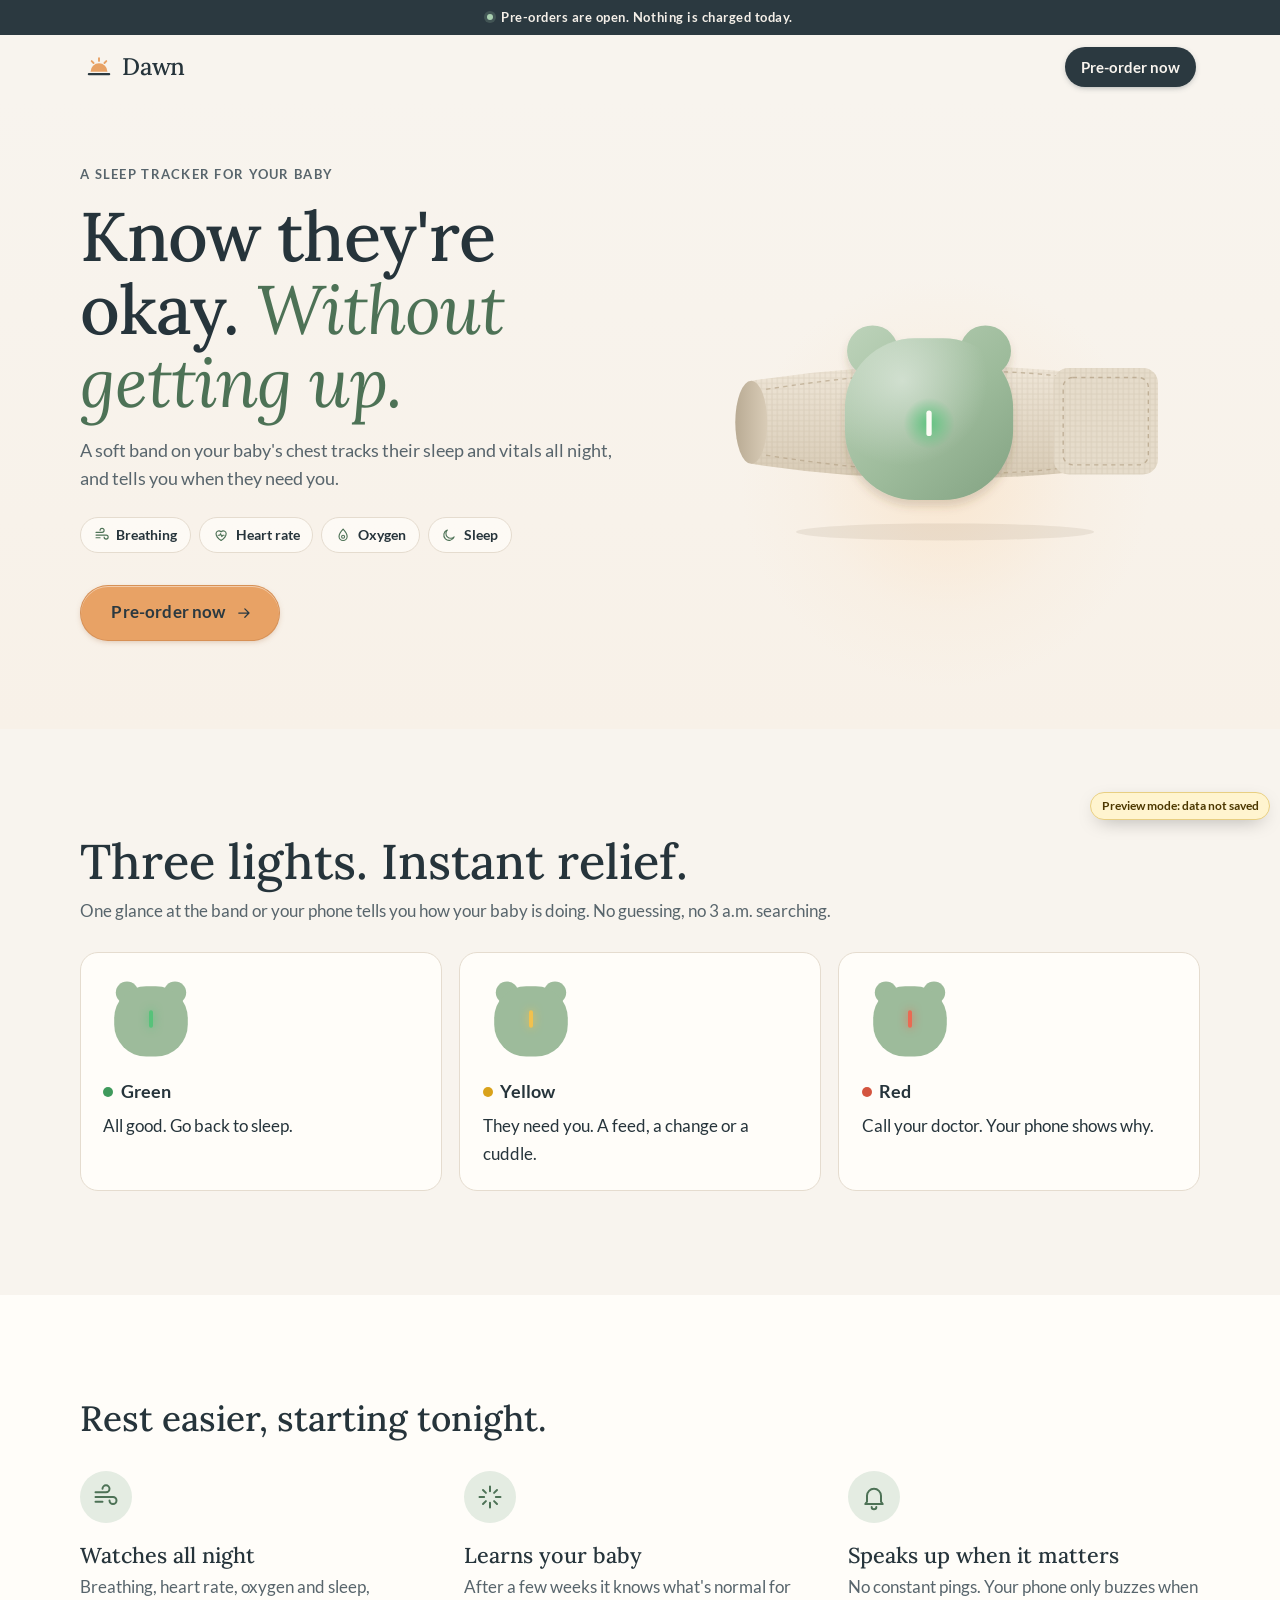
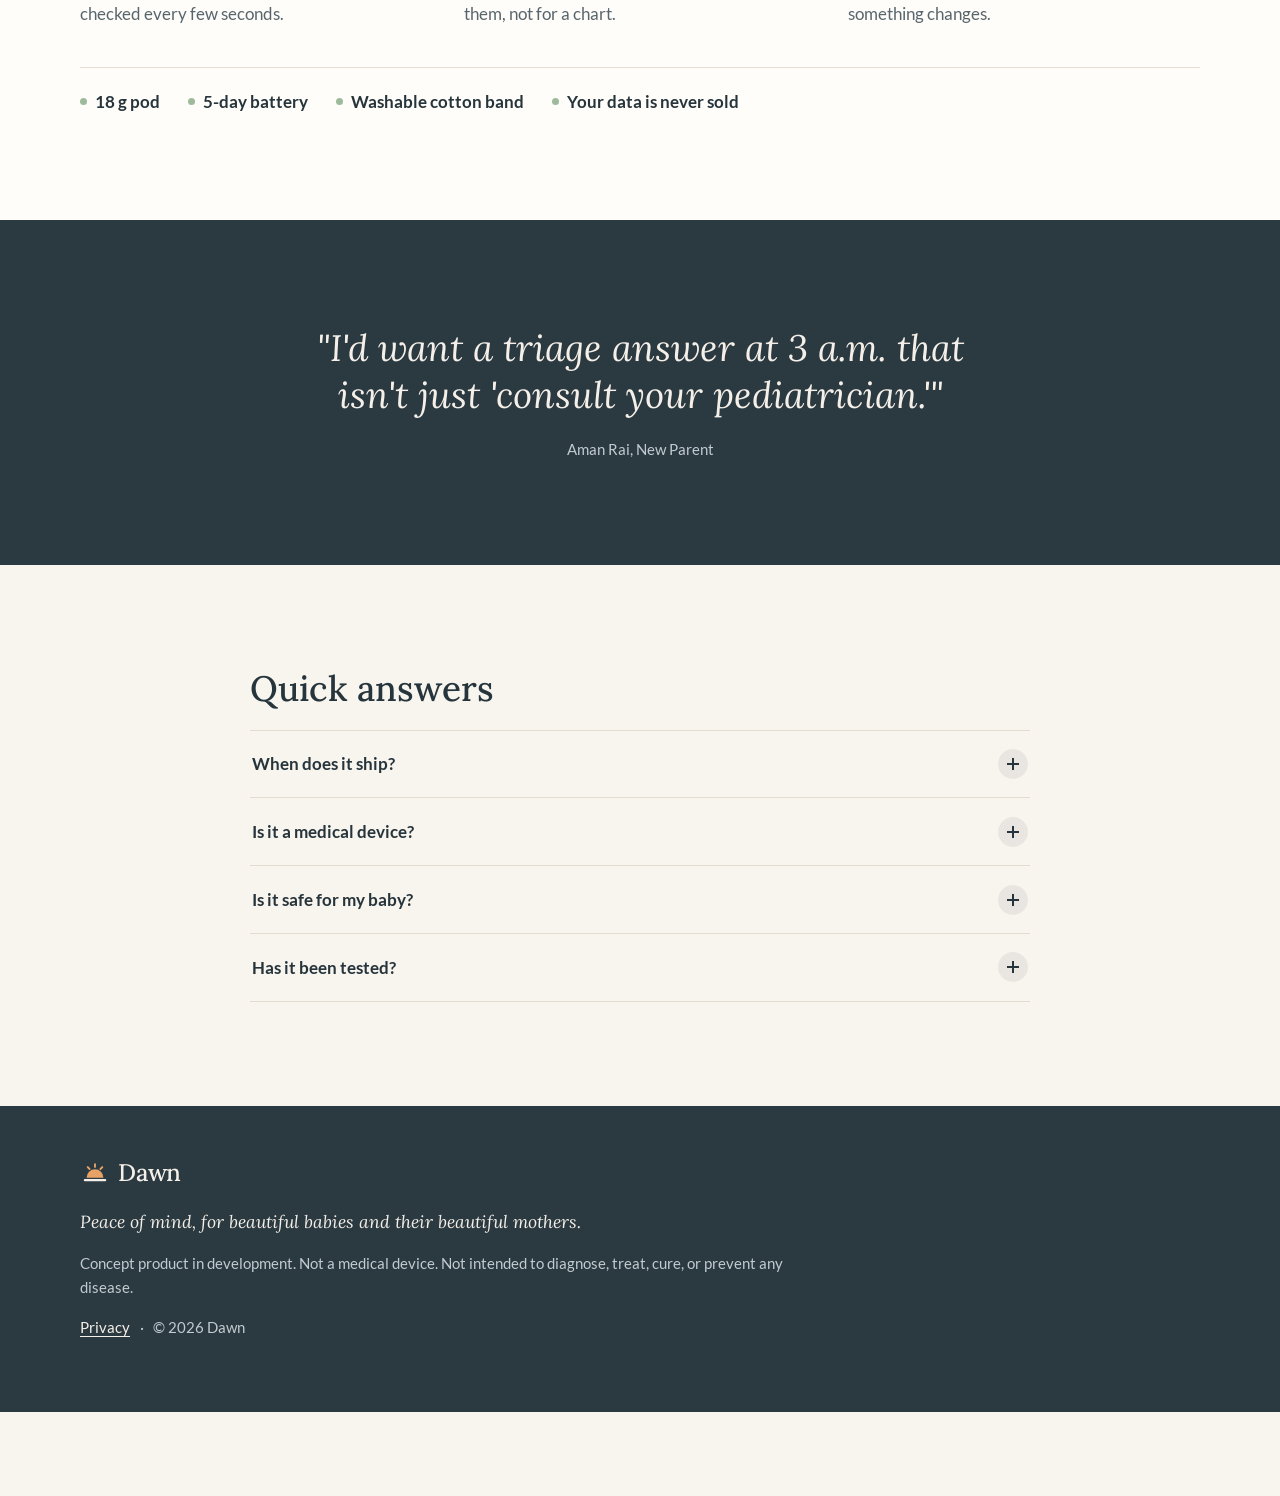
<file: index.html>
<!doctype html>
<html lang="en">
<head>
  <meta charset="utf-8">
  <meta name="viewport" content="width=device-width, initial-scale=1, viewport-fit=cover">
  <title>Dawn · A sleep tracker for your baby</title>
  <meta name="description" content="A soft band on your baby's chest tracks their sleep and vitals all night, and tells you when they need you.">
  <meta name="theme-color" content="#f8f4ee">
  <meta property="og:title" content="Dawn · A sleep tracker for your baby">
  <meta property="og:description" content="Know they're okay, without getting up. One light: green, yellow or red.">
  <meta property="og:type" content="website">
  <link rel="icon" href="data:image/svg+xml,%3Csvg xmlns='http://www.w3.org/2000/svg' viewBox='0 0 32 32'%3E%3Crect width='32' height='32' rx='8' fill='%23f8f4ee'/%3E%3Cpath d='M7 21a9 9 0 0 1 18 0z' fill='%23e4a064'/%3E%3Crect x='4' y='22.5' width='24' height='2.4' rx='1.2' fill='%232b3940'/%3E%3C/svg%3E">
  <link rel="preload" href="fonts/lora-latin-500-normal.woff2" as="font" type="font/woff2" crossorigin>
  <link rel="preload" href="fonts/lato-latin-400-normal.woff2" as="font" type="font/woff2" crossorigin>
  <link rel="stylesheet" href="css/styles.css">
  <script>document.documentElement.classList.add("js");</script>
  <script src="config.js" defer></script>
  <script src="js/brand.js" defer></script>
  <script src="js/preview-backend.js" defer></script>
  <script src="js/track.js" defer></script>
  <script src="js/main.js" defer></script>
</head>
<body>
  <!-- Icon sprite -->
  <svg class="sprite" aria-hidden="true" focusable="false">
    <defs>
      <symbol id="i-breath" viewBox="0 0 24 24"><path d="M3 8h9a3 3 0 1 0-3-3"/><path d="M3 12h15a3 3 0 1 1-3 3"/><path d="M3 16h6"/></symbol>
      <symbol id="i-heart" viewBox="0 0 24 24"><path d="M12 20s-7.5-4.6-7.5-10.2A4.2 4.2 0 0 1 12 7.3a4.2 4.2 0 0 1 7.5 2.5C19.5 15.4 12 20 12 20z"/><path d="M7.5 12.2h2.4l1.3-2.3 1.9 4.3 1.3-2h2.1"/></symbol>
      <symbol id="i-drop" viewBox="0 0 24 24"><path d="M12 3s6 6.3 6 11a6 6 0 0 1-12 0c0-4.7 6-11 6-11z"/><circle cx="12" cy="14.5" r="2.2"/></symbol>
      <symbol id="i-thermo" viewBox="0 0 24 24"><path d="M10 5a2 2 0 0 1 4 0v8.8a4 4 0 1 1-4 0z"/><path d="M12 10v6"/></symbol>
      <symbol id="i-position" viewBox="0 0 24 24"><path d="M19.6 13.2a7.8 7.8 0 1 1-2.2-6.9"/><path d="M19.8 3.8v4.2h-4.2"/><rect x="9.2" y="9.2" width="5.6" height="5.6" rx="2"/></symbol>
      <symbol id="i-moon" viewBox="0 0 24 24"><path d="M19.5 14.6A7.9 7.9 0 1 1 9.4 4.5a6.4 6.4 0 0 0 10.1 10.1z"/></symbol>
      <symbol id="i-activity" viewBox="0 0 24 24"><path d="M3 12h4l3-7 4 14 3-7h4"/></symbol>
      <symbol id="i-sound" viewBox="0 0 24 24"><path d="M4 10v4M8 7v10M12 4v16M16 7v10M20 10v4"/></symbol>
      <symbol id="i-room" viewBox="0 0 24 24"><path d="M3 11l9-7 9 7"/><path d="M5 9.5V20h14V9.5"/><path d="M12 11.5s2.6 2.7 2.6 4.5a2.6 2.6 0 0 1-5.2 0c0-1.8 2.6-4.5 2.6-4.5z"/></symbol>
      <symbol id="i-log" viewBox="0 0 24 24"><rect x="5" y="4.5" width="14" height="16.5" rx="2.2"/><path d="M9 4.5V3h6v1.5"/><path d="M9 10h6M9 13.5h6M9 17h3.5"/></symbol>
      <symbol id="i-band" viewBox="0 0 24 24"><rect x="2.5" y="9" width="19" height="7" rx="3.5"/><path d="M9 7.5a3 3 0 0 1 6 0v9a3 3 0 0 1-6 0z"/></symbol>
      <symbol id="i-phone" viewBox="0 0 24 24"><rect x="7" y="2.8" width="10" height="18.4" rx="2.6"/><path d="M11 18h2"/></symbol>
      <symbol id="i-bell" viewBox="0 0 24 24"><path d="M6 16v-5a6 6 0 0 1 12 0v5l1.5 2h-15z"/><path d="M10 20.5a2 2 0 0 0 4 0"/></symbol>
      <symbol id="i-arrow" viewBox="0 0 24 24"><path d="M5 12h13M13 6.5l5.5 5.5-5.5 5.5"/></symbol>
      <symbol id="i-check" viewBox="0 0 24 24"><path d="M5 12.5l4.5 4.5L19 7.5"/></symbol>
      <symbol id="i-close" viewBox="0 0 24 24"><path d="M6 6l12 12M18 6L6 18"/></symbol>
      <symbol id="i-menu" viewBox="0 0 24 24"><path d="M4 7h16M4 12h16M4 17h16"/></symbol>
      <symbol id="i-lock" viewBox="0 0 24 24"><rect x="5" y="10.5" width="14" height="10" rx="2.2"/><path d="M8.5 10.5V8a3.5 3.5 0 0 1 7 0v2.5"/></symbol>
      <symbol id="i-leaf" viewBox="0 0 24 24"><path d="M5 19c0-8 5-13.2 14-14 0 9-5 14-13.2 14z"/><path d="M5 19l7.5-7.5"/></symbol>
      <symbol id="i-wash" viewBox="0 0 24 24"><path d="M3.5 7.5L5.5 19h13l2-11.5"/><path d="M3.5 7.5c2.1 1.5 4.3 1.5 6.4 0s4.2-1.5 6.3 0 3.3 1.3 4.3 0"/></symbol>
      <symbol id="i-battery" viewBox="0 0 24 24"><rect x="3" y="7.5" width="16" height="9" rx="2.2"/><path d="M21 10.5v3"/><path d="M6.5 10.5v3M9.5 10.5v3M12.5 10.5v3"/></symbol>
      <symbol id="i-feather" viewBox="0 0 24 24"><path d="M20 4c-8 0-13 5-13 12v4"/><path d="M20 4c0 7-4 12-11 12"/><path d="M7 16l6-6"/></symbol>
      <symbol id="i-spark" viewBox="0 0 24 24"><path d="M12 3v4M12 17v4M3 12h4M17 12h4M6 6l2.5 2.5M15.5 15.5L18 18M18 6l-2.5 2.5M8.5 15.5L6 18"/></symbol>
      <symbol id="i-people" viewBox="0 0 24 24"><circle cx="8.5" cy="8" r="3"/><circle cx="16.5" cy="9" r="2.5"/><path d="M3 19c.6-3.4 2.8-5.5 5.5-5.5S13.4 15.6 14 19"/><path d="M14.5 14.2c.6-.4 1.3-.7 2-.7 2.3 0 4 1.8 4.5 4.5"/></symbol>
      <symbol id="i-pin" viewBox="0 0 24 24"><path d="M12 21s-6.5-6.2-6.5-11a6.5 6.5 0 0 1 13 0c0 4.8-6.5 11-6.5 11z"/><circle cx="12" cy="10" r="2.4"/></symbol>
      <symbol id="i-report" viewBox="0 0 24 24"><path d="M7 3h7l4 4v14H7z"/><path d="M14 3v4h4"/><path d="M10 12h5M10 15.5h5M10 18.5h3"/></symbol>
      <symbol id="i-shield" viewBox="0 0 24 24"><path d="M12 3l7 3v5.5c0 4.5-3 7.8-7 9.5-4-1.7-7-5-7-9.5V6z"/><path d="M9 12l2.2 2.2L15.5 10"/></symbol>
      <symbol id="i-calendar" viewBox="0 0 24 24"><rect x="4" y="5.5" width="16" height="15" rx="2.2"/><path d="M4 10h16M8.5 3.5v4M15.5 3.5v4"/><path d="M9 14.5l2 2 4-4"/></symbol>
    </defs>
  </svg>

  <a class="skip-link" href="#main">Skip to content</a>

  <p class="announce"><span class="announce__dot" aria-hidden="true"></span>Pre-orders are open. Nothing is charged today.</p>

  <header class="nav" id="top">
    <div class="nav__inner">
      <a class="logo" href="#top" aria-label="Dawn home">
        <svg class="logo__mark" viewBox="0 0 32 32" aria-hidden="true" focusable="false">
          <path d="M7 21a9 9 0 0 1 18 0z" class="logo__sun"/>
          <path d="M16 6.5v3M8.2 9.7l2 2M23.8 9.7l-2 2" class="logo__rays"/>
          <rect x="4" y="22.5" width="24" height="2.4" rx="1.2" class="logo__line"/>
        </svg>
        <span class="logo__word">Dawn</span>
      </a>
      <div class="nav__actions">
        <button class="btn btn--primary btn--sm" type="button" data-buy data-plan="membership" data-button="nav">Pre-order now</button>
      </div>
    </div>
  </header>

  <main id="main">
    <!-- 1. Hero -->
    <section class="hero" aria-labelledby="hero-title">
      <div class="wrap hero__grid">
        <div class="hero__copy">
          <p class="eyebrow">A sleep tracker for your baby</p>
          <h1 id="hero-title" class="display">Know they're okay. <em>Without getting up.</em></h1>
          <p class="lede">A soft band on your baby's chest tracks their sleep and vitals all night, and tells you when they need you.</p>

          <ul class="chips" id="tracks" aria-label="What Dawn tracks">
            <li><svg class="icon" aria-hidden="true" focusable="false"><use href="#i-breath"/></svg>Breathing</li>
            <li><svg class="icon" aria-hidden="true" focusable="false"><use href="#i-heart"/></svg>Heart rate</li>
            <li><svg class="icon" aria-hidden="true" focusable="false"><use href="#i-drop"/></svg>Oxygen</li>
            <li><svg class="icon" aria-hidden="true" focusable="false"><use href="#i-moon"/></svg>Sleep</li>
          </ul>

          <div class="hero__buy" data-hero-cta>
            <button class="btn btn--sun btn--xl" type="button" data-buy data-plan="membership" data-button="hero">Pre-order now<svg class="icon btn__arrow" aria-hidden="true" focusable="false"><use href="#i-arrow"/></svg></button>
          </div>
        </div>

        <!-- HERO IMAGE: replace this block with Keshav's photo of a baby wearing Dawn -->
        <div class="hero__visual">
          <div class="sunrise" aria-hidden="true"></div>
          <svg class="band-art" viewBox="0 0 440 300" role="img" aria-labelledby="band-art-title">
            <title id="band-art-title">The Dawn band: a soft fabric strap with a small, rounded sage-green sensor pod that glows with one status light.</title>
            <defs>
              <linearGradient id="strap" x1="0" y1="0" x2="0" y2="1">
                <stop offset="0" stop-color="#efe6d8"/>
                <stop offset="1" stop-color="#d8cbb6"/>
              </linearGradient>
              <linearGradient id="strap-end" x1="0" y1="0" x2="1" y2="0">
                <stop offset="0" stop-color="#b9ab94"/>
                <stop offset="1" stop-color="#d9ccb7"/>
              </linearGradient>
              <pattern id="weave" width="5" height="5" patternUnits="userSpaceOnUse">
                <path d="M0 2.5h5M2.5 0v5" stroke="#a8977c" stroke-opacity=".18" stroke-width="1"/>
              </pattern>
              <linearGradient id="pod-body" x1="130" y1="70" x2="300" y2="250" gradientUnits="userSpaceOnUse">
                <stop offset="0" stop-color="#bcd2b9"/>
                <stop offset=".5" stop-color="#9dbb9b"/>
                <stop offset="1" stop-color="#7c9c7c"/>
              </linearGradient>
              <radialGradient id="pod-shine" cx="180" cy="120" r="80" gradientUnits="userSpaceOnUse">
                <stop offset="0" stop-color="#fff" stop-opacity=".45"/>
                <stop offset="1" stop-color="#fff" stop-opacity="0"/>
              </radialGradient>
              <radialGradient id="led-glow" cx=".5" cy=".5" r=".5">
                <stop offset="0" stop-color="currentColor" stop-opacity=".9"/>
                <stop offset="1" stop-color="currentColor" stop-opacity="0"/>
              </radialGradient>
              <filter id="soft-shadow" x="-20%" y="-20%" width="140%" height="150%">
                <feDropShadow dx="0" dy="6" stdDeviation="4" flood-color="#5b4a33" flood-opacity=".18"/>
              </filter>
            </defs>
            <ellipse cx="220" cy="262" rx="140" ry="8" fill="#6f5a3e" opacity=".1"/>
            <path d="M38 120 Q220 92 402 120 L402 198 Q220 226 38 198 Z" fill="url(#strap)"/>
            <path d="M38 120 Q220 92 402 120 L402 198 Q220 226 38 198 Z" fill="url(#weave)"/>
            <ellipse cx="38" cy="159" rx="15" ry="39" fill="url(#strap-end)"/>
            <path d="M52 128 Q220 102 330 116" fill="none" stroke="#b7a68b" stroke-width="1.3" stroke-dasharray="4 4" opacity=".7"/>
            <path d="M52 190 Q220 216 330 202" fill="none" stroke="#b7a68b" stroke-width="1.3" stroke-dasharray="4 4" opacity=".7"/>
            <rect x="322" y="108" width="98" height="100" rx="14" fill="#e6dccb"/>
            <rect x="322" y="108" width="98" height="100" rx="14" fill="url(#weave)"/>
            <rect x="331" y="117" width="80" height="82" rx="9" fill="none" stroke="#b7a68b" stroke-width="1.3" stroke-dasharray="4 4" opacity=".8"/>
            <g class="pod" filter="url(#soft-shadow)">
              <circle cx="152" cy="92" r="24" fill="url(#pod-body)"/>
              <circle cx="258" cy="92" r="24" fill="url(#pod-body)"/>
              <rect x="126" y="80" width="158" height="152" rx="66" fill="url(#pod-body)"/>
              <rect x="126" y="80" width="158" height="152" rx="66" fill="url(#pod-shine)"/>
            </g>
            <g class="pod-led" data-led>
              <circle cx="205" cy="160" r="24" fill="url(#led-glow)" class="pod-led__glow"/>
              <rect x="202.5" y="148" width="5" height="24" rx="2.5" class="pod-led__bar"/>
            </g>
          </svg>
        </div>
      </div>
    </section>

    <!-- 2. One light -->
    <section class="section cream" id="light" aria-labelledby="light-title">
      <div class="wrap lights">
        <h2 id="light-title" class="lights__title">Three lights. Instant relief.</h2>
        <p class="lights__lede">One glance at the band or your phone tells you how your baby is doing. No guessing, no 3 a.m. searching.</p>
        <ul class="lights__list">
          <li class="light light--green">
            <svg class="mini-pod" viewBox="0 0 120 110" aria-hidden="true" focusable="false"><circle cx="30" cy="22" r="14"/><circle cx="90" cy="22" r="14"/><rect x="14" y="14" width="92" height="88" rx="40"/><rect class="mini-pod__led" x="57.5" y="44" width="5" height="22" rx="2.5"/></svg>
            <p class="light__name">Green</p>
            <p>All good. Go back to sleep.</p>
          </li>
          <li class="light light--yellow">
            <svg class="mini-pod" viewBox="0 0 120 110" aria-hidden="true" focusable="false"><circle cx="30" cy="22" r="14"/><circle cx="90" cy="22" r="14"/><rect x="14" y="14" width="92" height="88" rx="40"/><rect class="mini-pod__led" x="57.5" y="44" width="5" height="22" rx="2.5"/></svg>
            <p class="light__name">Yellow</p>
            <p>They need you. A feed, a change or a cuddle.</p>
          </li>
          <li class="light light--red">
            <svg class="mini-pod" viewBox="0 0 120 110" aria-hidden="true" focusable="false"><circle cx="30" cy="22" r="14"/><circle cx="90" cy="22" r="14"/><rect x="14" y="14" width="92" height="88" rx="40"/><rect class="mini-pod__led" x="57.5" y="44" width="5" height="22" rx="2.5"/></svg>
            <p class="light__name">Red</p>
            <p>Call your doctor. Your phone shows why.</p>
          </li>
        </ul>
      </div>
    </section>

    <!-- 3. What it does for you -->
    <section class="section paper" id="benefits" aria-labelledby="benefits-title">
      <div class="wrap">
        <h2 id="benefits-title" class="lights__title">Rest easier, starting tonight.</h2>
        <ul class="benefits">
          <li class="benefit">
            <svg class="benefit__icon" aria-hidden="true" focusable="false"><use href="#i-breath"/></svg>
            <h3>Watches all night</h3>
            <p>Breathing, heart rate, oxygen and sleep, checked every few seconds.</p>
          </li>
          <li class="benefit">
            <svg class="benefit__icon" aria-hidden="true" focusable="false"><use href="#i-spark"/></svg>
            <h3>Learns your baby</h3>
            <p>After a few weeks it knows what's normal for them, not for a chart.</p>
          </li>
          <li class="benefit">
            <svg class="benefit__icon" aria-hidden="true" focusable="false"><use href="#i-bell"/></svg>
            <h3>Speaks up when it matters</h3>
            <p>No constant pings. Your phone only buzzes when something changes.</p>
          </li>
        </ul>
        <ul class="facts-row" aria-label="Quick facts">
          <li>18 g pod</li>
          <li>5-day battery</li>
          <li>Washable cotton band</li>
          <li>Your data is never sold</li>
        </ul>
      </div>
    </section>

    <!-- 4. A parent's voice -->
    <section class="section slate" id="voice" aria-label="What a parent told us">
      <div class="wrap wrap--narrow">
        <figure class="voice">
          <blockquote><p>"I'd want a triage answer at 3 a.m. that isn't just 'consult your pediatrician.'"</p></blockquote>
          <figcaption>Aman Rai, New Parent</figcaption>
        </figure>
      </div>
    </section>

    <!-- 5. Two quick answers -->
    <section class="section cream" id="faq" aria-labelledby="faq-title">
      <div class="wrap wrap--narrow">
        <h2 id="faq-title" class="lights__title">Quick answers</h2>
        <div class="faq">
          <details>
            <summary>When does it ship?</summary>
            <div class="faq__body">
              <p>We're still building it. Pre-order and you'll be first to hear when it's ready. Nothing is charged today.</p>
            </div>
          </details>
          <details>
            <summary>Is it a medical device?</summary>
            <div class="faq__body">
              <p>No. Dawn doesn't diagnose anything and doesn't replace your pediatrician or safe sleep: baby on their back, on a firm, flat surface, nothing else in the crib.</p>
            </div>
          </details>
          <details>
            <summary>Is it safe for my baby?</summary>
            <div class="faq__body">
              <p>Dawn is designed to be gentle. The band is soft organic cotton with no wires in the fabric, and the 18 g pod has a smooth, rounded silicone shell, so nothing hard presses on your baby's skin. It uses low-energy Bluetooth to talk to the dock.</p>
            </div>
          </details>
          <details>
            <summary>Has it been tested?</summary>
            <div class="faq__body">
              <p>Not yet. Dawn is still a prototype. Before it ships, it has to pass independent safety testing for baby products, and we'll share the results here. Until then, nothing is sold or charged.</p>
            </div>
          </details>
        </div>
      </div>
    </section>
  </main>

  <!-- Floating pre-order button: appears once the hero button scrolls out of view -->
  <div class="sticky-cta" data-sticky-cta aria-hidden="true">
    <div class="sticky-cta__bar">
      <p class="sticky-cta__text"><b>Dawn</b><span>Nothing charged today</span></p>
      <button class="btn btn--sun" type="button" data-buy data-plan="membership" data-button="sticky" tabindex="-1">Pre-order now<svg class="icon btn__arrow" aria-hidden="true" focusable="false"><use href="#i-arrow"/></svg></button>
    </div>
  </div>

  <footer class="footer">
    <div class="wrap footer__inner">
      <a class="logo logo--footer" href="#top" aria-label="Dawn, back to top">
        <svg class="logo__mark" viewBox="0 0 32 32" aria-hidden="true" focusable="false">
          <path d="M7 21a9 9 0 0 1 18 0z" class="logo__sun"/>
          <path d="M16 6.5v3M8.2 9.7l2 2M23.8 9.7l-2 2" class="logo__rays"/>
          <rect x="4" y="22.5" width="24" height="2.4" rx="1.2" class="logo__line"/>
        </svg>
        <span class="logo__word">Dawn</span>
      </a>
      <p class="footer__tag">Peace of mind, for beautiful babies and their beautiful mothers.</p>
      <p class="footer__disclaimer">Concept product in development. Not a medical device. Not intended to diagnose, treat, cure, or prevent any disease.</p>
      <p class="footer__links"><a href="privacy.html">Privacy</a><span aria-hidden="true">·</span><span>© <span data-year>2026</span> Dawn</span></p>
    </div>
  </footer>

  <!-- Reserve modal -->
  <dialog class="modal" id="reserve" aria-labelledby="reserve-title">
    <div class="modal__box">
      <button class="modal__close" type="button" data-close aria-label="Close">
        <svg class="icon" aria-hidden="true" focusable="false"><use href="#i-close"/></svg>
      </button>

      <!-- View: form -->
      <div class="modal__view" data-view="form">
        <h2 id="reserve-title" class="modal__title">Pre-order Dawn</h2>
        <p class="modal__price"><span data-modal-price></span></p>
        <p class="modal__text">Band, sensor and app included. Nothing is charged today. Leave your email to hold your spot at this price.</p>

        <form class="reserve-form" novalidate>
          <div class="field">
            <label for="r-email">Email</label>
            <input id="r-email" name="email" type="email" inputmode="email" autocomplete="email" autocapitalize="off" spellcheck="false" maxlength="254" required aria-describedby="r-email-error">
            <p class="field__error" id="r-email-error" role="alert" hidden>Please enter a valid email address, like name@example.com.</p>
          </div>

          <div class="modal__actions">
            <button class="btn btn--primary btn--block btn--lg" type="submit">Hold my spot</button>
            <p class="modal__fine">We'll only email you about Dawn. Unsubscribe anytime. <a href="privacy.html" target="_blank" rel="noopener">Privacy notice</a></p>
          </div>
        </form>
      </div>

      <!-- View: success -->
      <div class="modal__view" data-view="done" hidden>
        <div class="modal__sun" aria-hidden="true"></div>
        <h2 class="modal__title" id="done-title" tabindex="-1">You're on the list!</h2>
        <p class="modal__text">Dawn isn't on sale yet, and you haven't been charged. We'll email you when pre-orders open.</p>
        <button class="btn btn--primary btn--block" type="button" data-close>Done</button>
      </div>

      <!-- View: already on the list -->
      <div class="modal__view" data-view="already" hidden>
        <div class="modal__sun" aria-hidden="true"></div>
        <h2 class="modal__title" id="already-title" tabindex="-1">You're already on the list as <span class="modal__email" data-known-email></span></h2>
        <p class="modal__text">Dawn isn't on sale yet and nothing has been charged. We'll email you as soon as pre-orders open.</p>
        <button class="btn btn--primary btn--block" type="button" data-close>Done</button>
        <button class="linkish" type="button" data-other-email>Use a different email</button>
      </div>
    </div>
  </dialog>
</body>
</html>
</file>
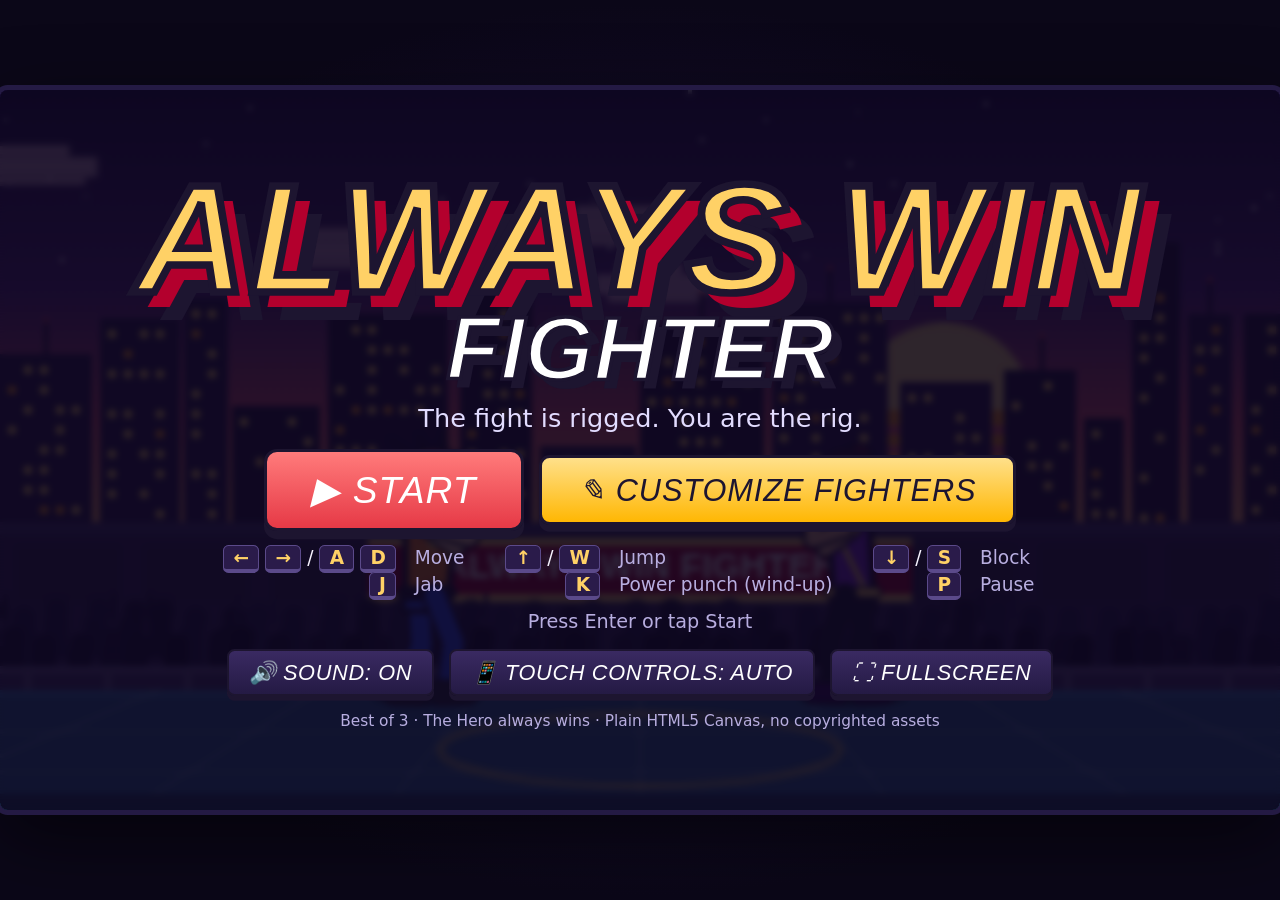
<file: always-win-fighter/index.html>
<!DOCTYPE html>
<html lang="en">
<head>
  <meta charset="utf-8">
  <meta name="viewport" content="width=device-width, initial-scale=1, viewport-fit=cover">
  <title>Always Win Fighter</title>
  <meta name="description" content="A browser-based 2D arcade fighting game where the Hero always wins. No matter what.">
  <meta name="theme-color" content="#0b0718">
  <link rel="icon" href="assets/favicon.svg" type="image/svg+xml">
  <link rel="stylesheet" href="style.css">
</head>
<body>
  <div id="app">
    <!-- The stage is a 16:9 box that is resized by game.js to fit the window.
         Everything (canvas, overlays, touch buttons) lives inside it. -->
    <div id="stage" role="application" aria-label="Always Win Fighter">
      <canvas id="game" width="960" height="540"></canvas>

      <!-- Small in-game button (pause menu). Shown while a match is running. -->
      <button id="btn-pause" class="hidden" title="Pause (P)" aria-label="Pause">&#10074;&#10074;</button>

      <!-- On-screen touch controls. Shown on touch devices (or when forced on). -->
      <div id="touch-controls" aria-hidden="true">
        <div class="tc-cluster tc-left">
          <button class="tc-btn" data-action="jump">&#9650;<small>JUMP</small></button>
          <button class="tc-btn" data-action="block">&#9660;<small>BLOCK</small></button>
          <button class="tc-btn" data-action="left">&#9664;</button>
          <button class="tc-btn" data-action="right">&#9654;</button>
        </div>
        <div class="tc-cluster tc-right">
          <button class="tc-btn tc-attack" data-action="jab">JAB<small>J</small></button>
          <button class="tc-btn tc-attack tc-power" data-action="power">POW<small>K</small></button>
        </div>
      </div>

      <!-- ===================== START SCREEN ===================== -->
      <section class="screen" id="screen-start">
        <h1 class="title">
          <span class="title-main">Always Win</span>
          <span class="title-sub">Fighter</span>
        </h1>
        <p class="tagline">The fight is rigged. You are the rig.</p>
        <div class="row">
          <button id="btn-start" class="btn btn-primary">&#9654; Start</button>
          <!-- CUSTOM-FACES:START -->
          <button id="btn-customize" class="btn">&#9998; Customize Fighters</button>
          <!-- CUSTOM-FACES:END -->
        </div>
        <div class="controls-legend">
          <span><kbd>&#8592;</kbd> <kbd>&#8594;</kbd> / <kbd>A</kbd> <kbd>D</kbd></span><span>Move</span>
          <span><kbd>&#8593;</kbd> / <kbd>W</kbd></span><span>Jump</span>
          <span><kbd>&#8595;</kbd> / <kbd>S</kbd></span><span>Block</span>
          <span><kbd>J</kbd></span><span>Jab</span>
          <span><kbd>K</kbd></span><span>Power punch (wind-up)</span>
          <span><kbd>P</kbd></span><span>Pause</span>
        </div>
        <p class="small blink">Press Enter or tap Start</p>
        <p class="small rotate-hint">Tip: rotate your phone sideways for a bigger arena.</p>
        <div class="row settings-row">
          <button id="btn-sound" class="btn btn-ghost btn-small">&#128266; Sound: On</button>
          <button id="btn-touch" class="btn btn-ghost btn-small">&#128241; Touch controls: Auto</button>
          <button id="btn-fullscreen" class="btn btn-ghost btn-small">&#9974; Fullscreen</button>
        </div>
        <p class="small credit">Best of 3 &middot; The Hero always wins &middot; Plain HTML5 Canvas, no copyrighted assets</p>
      </section>

      <!-- ===================== CUSTOMIZE FIGHTERS (feature: custom faces) ===================== -->
      <!-- CUSTOM-FACES:START -->
      <section class="screen hidden" id="screen-customize">
        <h2 class="title title-sub">Customize Fighters</h2>
        <p class="small">Upload a face photo for each fighter. It is cropped to a circle and mapped onto the
          fighter's head. <strong>Photos never leave your device</strong>: they are kept in this browser only.</p>
        <div class="face-cards">
          <div class="face-card" data-who="hero">
            <h3>The Hero</h3>
            <canvas class="face-preview" width="240" height="240" title="Drag to reposition"></canvas>
            <p class="small">Drag the photo to reposition it</p>
            <label class="range"><span>Zoom</span><input type="range" class="face-zoom" min="1" max="3" step="0.01" value="1"></label>
            <div class="row">
              <label class="btn btn-small">Upload photo<input type="file" class="face-file" accept="image/*" hidden></label>
              <button class="btn btn-small btn-ghost face-reset">Use default</button>
            </div>
          </div>
          <div class="face-card" data-who="challenger">
            <h3>The Challenger</h3>
            <canvas class="face-preview" width="240" height="240" title="Drag to reposition"></canvas>
            <p class="small">Drag the photo to reposition it</p>
            <label class="range"><span>Zoom</span><input type="range" class="face-zoom" min="1" max="3" step="0.01" value="1"></label>
            <div class="row">
              <label class="btn btn-small">Upload photo<input type="file" class="face-file" accept="image/*" hidden></label>
              <button class="btn btn-small btn-ghost face-reset">Use default</button>
            </div>
          </div>
        </div>
        <div class="row">
          <button id="btn-customize-back" class="btn btn-ghost">&#9664; Back</button>
          <button id="btn-customize-fight" class="btn btn-primary">Fight! &#9654;</button>
        </div>
      </section>
      <!-- CUSTOM-FACES:END -->

      <!-- ===================== PAUSE ===================== -->
      <section class="screen hidden" id="screen-pause">
        <h2 class="title title-sub">Paused</h2>
        <div class="row">
          <button id="btn-resume" class="btn btn-primary">&#9654; Resume</button>
          <button id="btn-pause-menu" class="btn btn-ghost">Quit to menu</button>
        </div>
        <div class="row">
          <button id="btn-sound-2" class="btn btn-ghost btn-small">&#128266; Sound: On</button>
          <button id="btn-touch-2" class="btn btn-ghost btn-small">&#128241; Touch controls: Auto</button>
          <button id="btn-fullscreen-2" class="btn btn-ghost btn-small">&#9974; Fullscreen</button>
        </div>
      </section>

      <!-- ===================== VICTORY ===================== -->
      <section class="screen hidden" id="screen-victory">
        <h2 class="title victory-title">Hero Wins!</h2>
        <p class="tagline" id="victory-sub">A flawless victory. Nobody is surprised.</p>
        <ul class="stats" id="victory-stats"></ul>
        <div class="row">
          <button id="btn-play-again" class="btn btn-primary">&#9654; Play Again</button>
          <!-- CUSTOM-FACES:START -->
          <button id="btn-victory-customize" class="btn">&#9998; Customize Fighters</button>
          <!-- CUSTOM-FACES:END -->
          <button id="btn-victory-menu" class="btn btn-ghost">Main menu</button>
        </div>
      </section>
    </div>
  </div>

  <!-- CUSTOM-FACES:START -->
  <script src="assets/faces/faces.js"></script>
  <!-- CUSTOM-FACES:END -->
  <script src="game.js"></script>
</body>
</html>
</file>
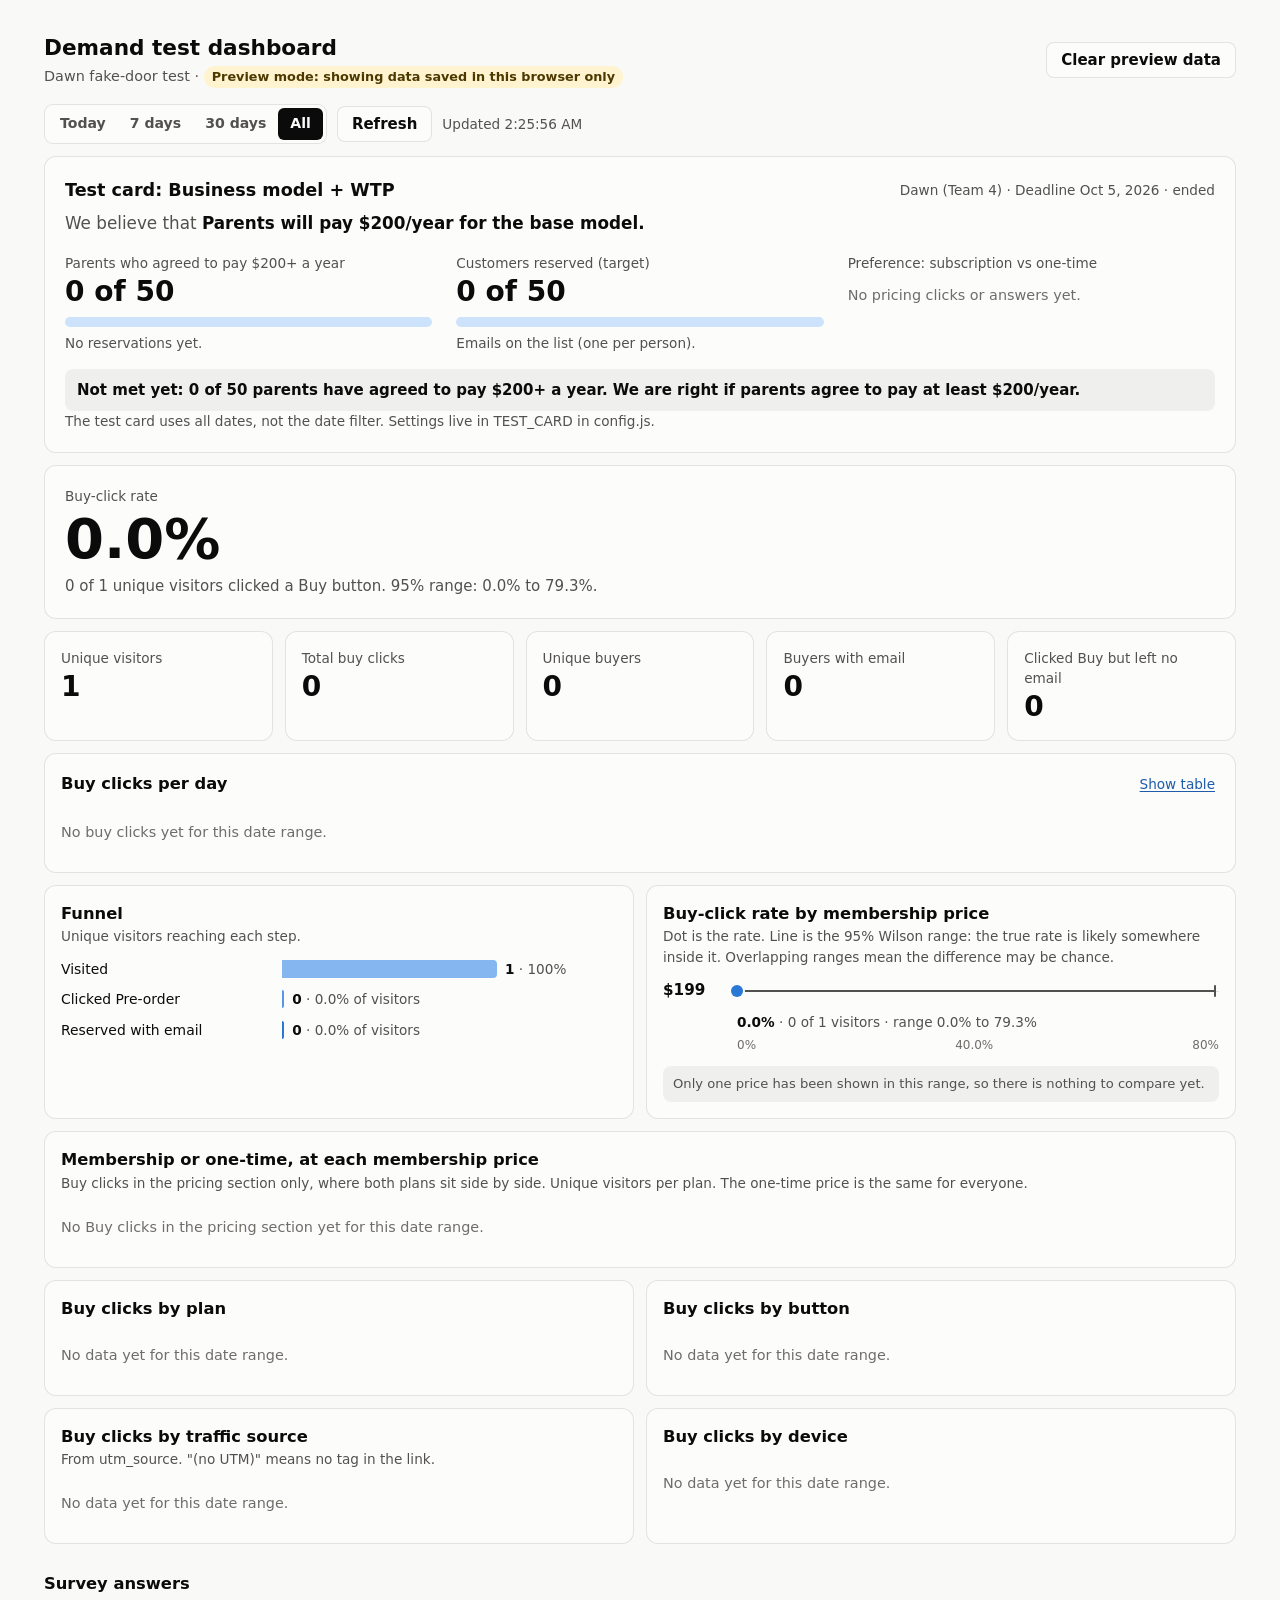
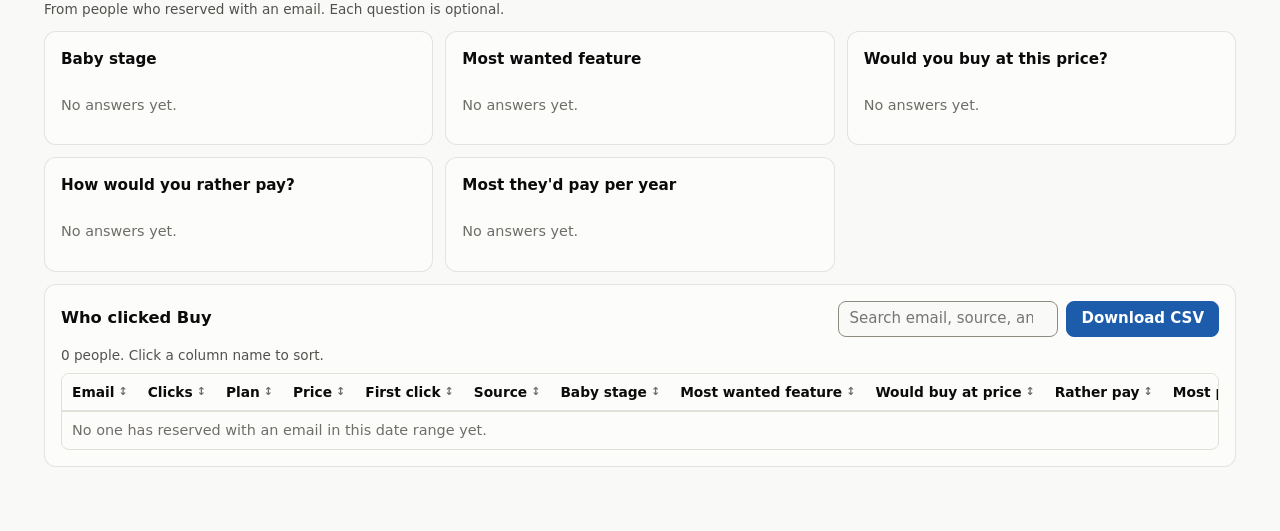
<file: admin.html>
<!doctype html>
<html lang="en">
<head>
  <meta charset="utf-8">
  <meta name="viewport" content="width=device-width, initial-scale=1">
  <meta name="robots" content="noindex, nofollow, noarchive">
  <meta name="referrer" content="no-referrer">
  <title>Demand test dashboard · Dawn</title>
  <link rel="icon" href="data:image/svg+xml,%3Csvg xmlns='http://www.w3.org/2000/svg' viewBox='0 0 32 32'%3E%3Ccircle cx='16' cy='16' r='15' fill='%232a78d6'/%3E%3C/svg%3E">
  <link rel="stylesheet" href="css/admin.css">
  <script src="config.js" defer></script>
  <script src="js/brand.js" defer></script>
  <script src="js/preview-backend.js" defer></script>
  <script src="js/admin.js" defer></script>
</head>
<body>
  <div class="viz-root">
    <header class="top">
      <div class="top__title">
        <h1>Demand test dashboard</h1>
        <p class="top__sub">Dawn fake-door test · <span id="mode-label">Loading…</span></p>
      </div>
      <div class="top__actions">
        <button type="button" class="btn btn--quiet" id="forget-key" hidden>Forget key</button>
        <button type="button" class="btn btn--quiet" id="clear-preview" hidden>Clear preview data</button>
      </div>
    </header>

    <main>
    <!-- Admin key form (live mode only) -->
    <section class="card key-card" id="key-card" hidden aria-labelledby="key-title">
      <h2 id="key-title">Enter your admin key</h2>
      <p class="muted">This is the ADMIN_KEY you saved in the Apps Script project's Script Properties. It is kept only in this browser.</p>
      <form id="key-form" class="key-form">
        <label for="admin-key" class="sr-only">Admin key</label>
        <input id="admin-key" type="password" autocomplete="current-password" required placeholder="Admin key">
        <button type="submit" class="btn btn--primary">Open dashboard</button>
      </form>
      <p class="error" id="key-error" role="alert" hidden></p>
    </section>

    <div id="dashboard" hidden>
      <!-- Filters: one row, scoping everything below -->
      <div class="filters" role="group" aria-label="Date range and refresh">
        <div class="seg" role="radiogroup" aria-label="Date range">
          <button type="button" role="radio" data-range="today" aria-checked="false">Today</button>
          <button type="button" role="radio" data-range="7" aria-checked="false">7 days</button>
          <button type="button" role="radio" data-range="30" aria-checked="false">30 days</button>
          <button type="button" role="radio" data-range="all" aria-checked="true">All</button>
        </div>
        <button type="button" class="btn btn--quiet" id="refresh">Refresh</button>
        <span class="muted small" id="updated" aria-live="polite"></span>
      </div>
      <p class="error" id="load-error" role="alert" hidden></p>

      <div id="content">
        <!-- Test card (all dates) -->
        <section class="card testcard" aria-labelledby="tc-title">
          <div class="card__head card__head--wrap">
            <h2 id="tc-title">Test card: <span id="tc-name"></span></h2>
            <p class="muted small" id="tc-meta"></p>
          </div>
          <p class="tc-hyp"><span class="muted">We believe that</span> <b id="tc-hyp"></b></p>
          <div class="tc-grid">
            <div class="tc-metric">
              <p class="tile__label">Parents who agreed to pay $200+ a year</p>
              <p class="tile__value" id="tc-agree">–</p>
              <div class="meter" aria-hidden="true"><div class="meter__fill" id="tc-agree-bar"></div></div>
              <p class="muted small" id="tc-agree-detail"></p>
            </div>
            <div class="tc-metric">
              <p class="tile__label">Customers reserved (target)</p>
              <p class="tile__value" id="tc-customers">–</p>
              <div class="meter" aria-hidden="true"><div class="meter__fill" id="tc-customers-bar"></div></div>
              <p class="muted small" id="tc-customers-detail"></p>
            </div>
            <div class="tc-metric">
              <p class="tile__label">Preference: subscription vs one-time</p>
              <div id="tc-pref"></div>
            </div>
          </div>
          <p class="tc-status" id="tc-status"></p>
          <p class="muted small">The test card uses all dates, not the date filter. Settings live in TEST_CARD in config.js.</p>
        </section>

        <!-- Headline -->
        <section class="hero-figure card" aria-labelledby="rate-label">
          <p id="rate-label" class="tile__label">Buy-click rate</p>
          <p class="hero-figure__value" id="rate-value">–</p>
          <p class="muted" id="rate-detail"></p>
        </section>

        <section class="tiles" aria-label="Key numbers">
          <div class="card tile"><p class="tile__label">Unique visitors</p><p class="tile__value" id="t-visitors">–</p></div>
          <div class="card tile"><p class="tile__label">Total buy clicks</p><p class="tile__value" id="t-clicks">–</p></div>
          <div class="card tile"><p class="tile__label">Unique buyers</p><p class="tile__value" id="t-buyers">–</p></div>
          <div class="card tile"><p class="tile__label">Buyers with email</p><p class="tile__value" id="t-emails">–</p></div>
          <div class="card tile"><p class="tile__label">Clicked Buy but left no email</p><p class="tile__value" id="t-noemail">–</p></div>
        </section>

        <section class="card" aria-labelledby="c-days-title">
          <div class="card__head">
            <h2 id="c-days-title">Buy clicks per day</h2>
            <button type="button" class="linkish" data-table-toggle="c-days">Show table</button>
          </div>
          <div class="chart" id="c-days"></div>
        </section>

        <div class="grid-2">
          <section class="card" aria-labelledby="c-funnel-title">
            <h2 id="c-funnel-title">Funnel</h2>
            <p class="muted small">Unique visitors reaching each step.</p>
            <div class="chart" id="c-funnel"></div>
          </section>

          <section class="card" aria-labelledby="c-price-title">
            <h2 id="c-price-title">Buy-click rate by membership price</h2>
            <p class="muted small">Dot is the rate. Line is the 95% Wilson range: the true rate is likely somewhere inside it. Overlapping ranges mean the difference may be chance.</p>
            <div class="chart" id="c-price"></div>
          </section>

          <section class="card span-2" aria-labelledby="c-choice-title">
            <h2 id="c-choice-title">Membership or one-time, at each membership price</h2>
            <p class="muted small">Buy clicks in the pricing section only, where both plans sit side by side. Unique visitors per plan. The one-time price is the same for everyone.</p>
            <div class="chart" id="c-choice"></div>
          </section>

          <section class="card" aria-labelledby="c-plan-title">
            <h2 id="c-plan-title">Buy clicks by plan</h2>
            <div class="chart" id="c-plan"></div>
          </section>

          <section class="card" aria-labelledby="c-button-title">
            <h2 id="c-button-title">Buy clicks by button</h2>
            <div class="chart" id="c-button"></div>
          </section>

          <section class="card" aria-labelledby="c-source-title">
            <h2 id="c-source-title">Buy clicks by traffic source</h2>
            <p class="muted small">From utm_source. "(no UTM)" means no tag in the link.</p>
            <div class="chart" id="c-source"></div>
          </section>

          <section class="card" aria-labelledby="c-device-title">
            <h2 id="c-device-title">Buy clicks by device</h2>
            <div class="chart" id="c-device"></div>
          </section>
        </div>

        <h2 class="section-title">Survey answers</h2>
        <p class="muted small section-sub">From people who reserved with an email. Each question is optional.</p>
        <div class="grid-3">
          <section class="card" aria-labelledby="c-stage-title">
            <h3 id="c-stage-title">Baby stage</h3>
            <div class="chart" id="c-stage"></div>
          </section>
          <section class="card" aria-labelledby="c-feature-title">
            <h3 id="c-feature-title">Most wanted feature</h3>
            <div class="chart" id="c-feature"></div>
          </section>
          <section class="card" aria-labelledby="c-would-title">
            <h3 id="c-would-title">Would you buy at this price?</h3>
            <div class="chart" id="c-would"></div>
          </section>
          <section class="card" aria-labelledby="c-paypref-title">
            <h3 id="c-paypref-title">How would you rather pay?</h3>
            <div class="chart" id="c-paypref"></div>
          </section>
          <section class="card" aria-labelledby="c-max-title">
            <h3 id="c-max-title">Most they'd pay per year</h3>
            <div class="chart" id="c-max"></div>
          </section>
        </div>

        <section class="card" aria-labelledby="buyers-title">
          <div class="card__head card__head--wrap">
            <h2 id="buyers-title">Who clicked Buy</h2>
            <div class="table-tools">
              <label for="buyer-search" class="sr-only">Search buyers</label>
              <input id="buyer-search" type="search" placeholder="Search email, source, answers…">
              <button type="button" class="btn btn--primary" id="download-csv">Download CSV</button>
            </div>
          </div>
          <p class="muted small" id="buyers-count"></p>
          <div class="table-wrap">
            <table class="data-table" id="buyers-table">
              <thead><tr></tr></thead>
              <tbody></tbody>
            </table>
          </div>
        </section>
      </div>
    </div>
    </main>
  </div>
  <div class="tooltip" id="tooltip" role="tooltip" hidden></div>
</body>
</html>
</file>
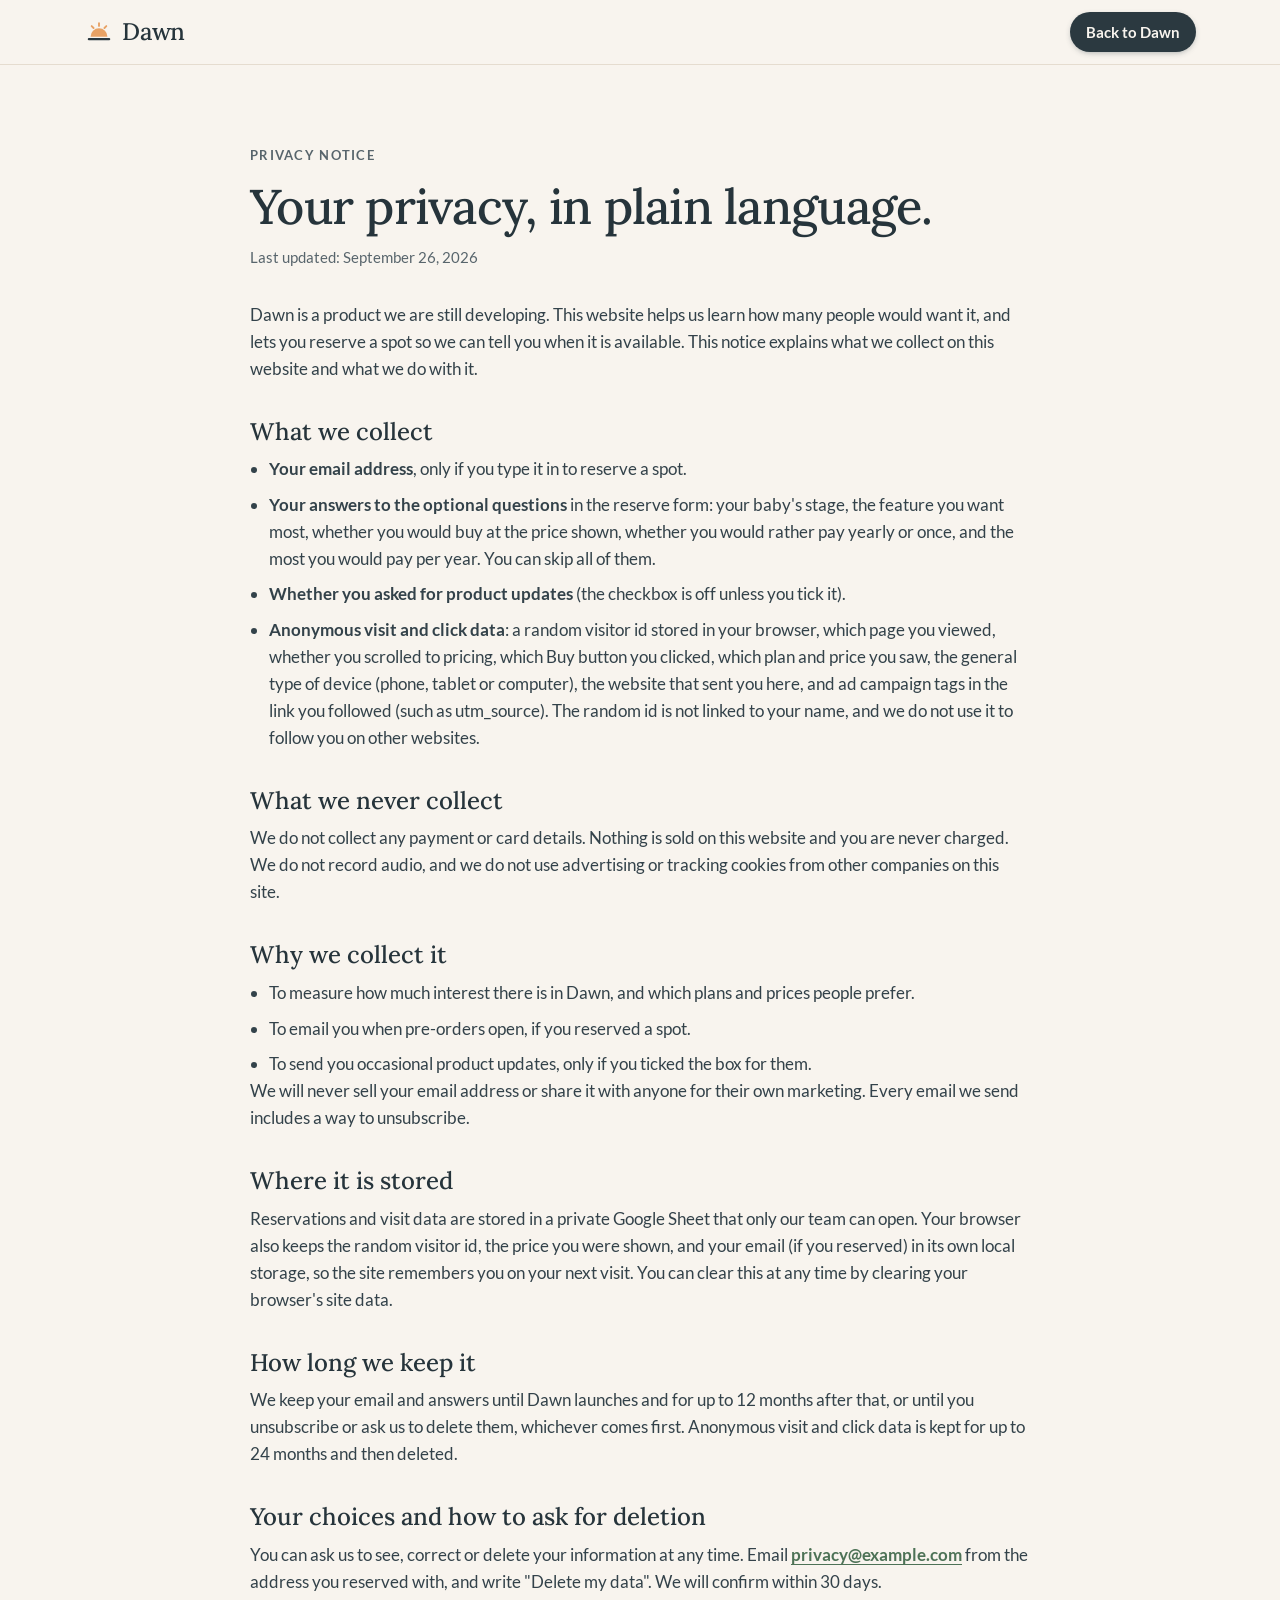
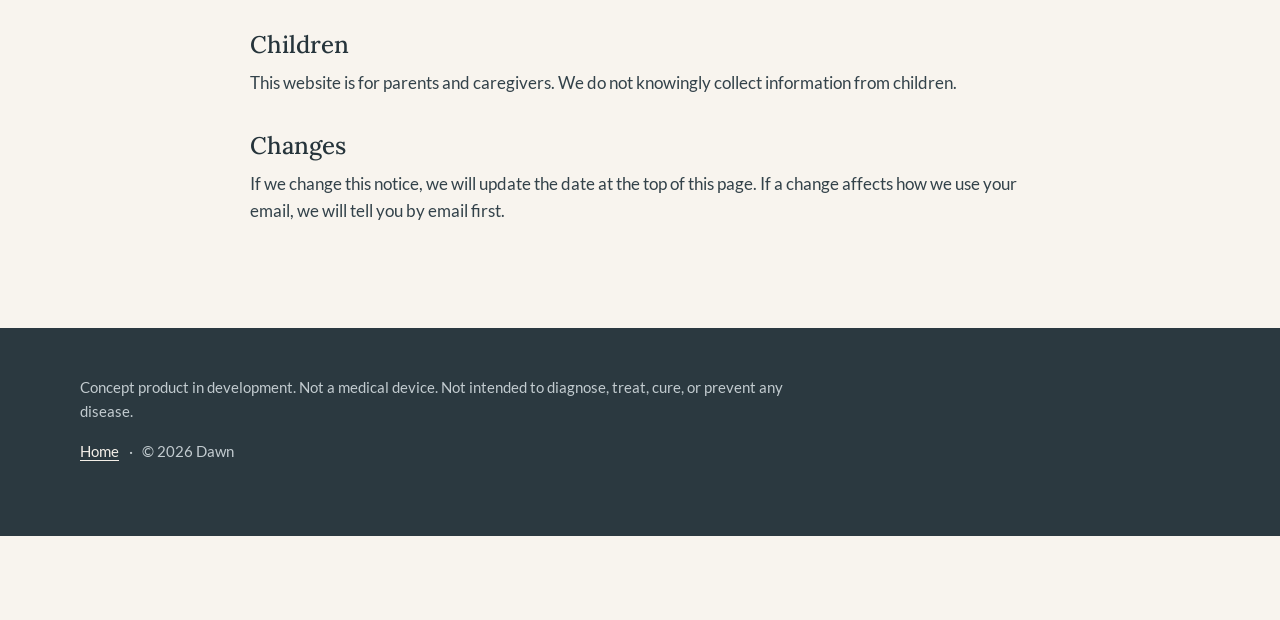
<file: privacy.html>
<!doctype html>
<html lang="en">
<head>
  <meta charset="utf-8">
  <meta name="viewport" content="width=device-width, initial-scale=1">
  <title>Privacy notice · Dawn</title>
  <meta name="description" content="What the Dawn website collects, why, how long it is kept, and how to ask for deletion.">
  <meta name="theme-color" content="#f8f4ee">
  <link rel="icon" href="data:image/svg+xml,%3Csvg xmlns='http://www.w3.org/2000/svg' viewBox='0 0 32 32'%3E%3Crect width='32' height='32' rx='8' fill='%23f8f4ee'/%3E%3Cpath d='M7 21a9 9 0 0 1 18 0z' fill='%23e4a064'/%3E%3Crect x='4' y='22.5' width='24' height='2.4' rx='1.2' fill='%232b3940'/%3E%3C/svg%3E">
  <link rel="stylesheet" href="css/styles.css">
  <script src="config.js" defer></script>
  <script src="js/brand.js" defer></script>
</head>
<body class="page-doc">
  <a class="skip-link" href="#main">Skip to content</a>
  <header class="nav is-scrolled">
    <div class="nav__inner">
      <a class="logo" href="index.html" aria-label="Dawn home">
        <svg class="logo__mark" viewBox="0 0 32 32" aria-hidden="true" focusable="false">
          <path d="M7 21a9 9 0 0 1 18 0z" class="logo__sun"/>
          <path d="M16 6.5v3M8.2 9.7l2 2M23.8 9.7l-2 2" class="logo__rays"/>
          <rect x="4" y="22.5" width="24" height="2.4" rx="1.2" class="logo__line"/>
        </svg>
        <span class="logo__word">Dawn</span>
      </a>
      <div class="nav__actions">
        <a class="btn btn--primary btn--sm" href="index.html">Back to Dawn</a>
      </div>
    </div>
  </header>

  <main id="main" class="doc day">
    <div class="wrap wrap--narrow">
      <p class="eyebrow eyebrow--day">Privacy notice</p>
      <h1 class="display display--md">Your privacy, in plain language.</h1>
      <p class="doc__updated">Last updated: September 26, 2026</p>

      <div class="doc__body">
        <p>Dawn is a product we are still developing. This website helps us learn how many people would want it, and lets you reserve a spot so we can tell you when it is available. This notice explains what we collect on this website and what we do with it.</p>

        <h2>What we collect</h2>
        <ul>
          <li><b>Your email address</b>, only if you type it in to reserve a spot.</li>
          <li><b>Your answers to the optional questions</b> in the reserve form: your baby's stage, the feature you want most, whether you would buy at the price shown, whether you would rather pay yearly or once, and the most you would pay per year. You can skip all of them.</li>
          <li><b>Whether you asked for product updates</b> (the checkbox is off unless you tick it).</li>
          <li><b>Anonymous visit and click data</b>: a random visitor id stored in your browser, which page you viewed, whether you scrolled to pricing, which Buy button you clicked, which plan and price you saw, the general type of device (phone, tablet or computer), the website that sent you here, and ad campaign tags in the link you followed (such as utm_source). The random id is not linked to your name, and we do not use it to follow you on other websites.</li>
        </ul>

        <h2>What we never collect</h2>
        <p>We do not collect any payment or card details. Nothing is sold on this website and you are never charged. We do not record audio, and we do not use advertising or tracking cookies from other companies on this site.</p>

        <h2>Why we collect it</h2>
        <ul>
          <li>To measure how much interest there is in Dawn, and which plans and prices people prefer.</li>
          <li>To email you when pre-orders open, if you reserved a spot.</li>
          <li>To send you occasional product updates, only if you ticked the box for them.</li>
        </ul>
        <p>We will never sell your email address or share it with anyone for their own marketing. Every email we send includes a way to unsubscribe.</p>

        <h2>Where it is stored</h2>
        <p>Reservations and visit data are stored in a private Google Sheet that only our team can open. Your browser also keeps the random visitor id, the price you were shown, and your email (if you reserved) in its own local storage, so the site remembers you on your next visit. You can clear this at any time by clearing your browser's site data.</p>

        <h2>How long we keep it</h2>
        <p>We keep your email and answers until Dawn launches and for up to 12 months after that, or until you unsubscribe or ask us to delete them, whichever comes first. Anonymous visit and click data is kept for up to 24 months and then deleted.</p>

        <h2>Your choices and how to ask for deletion</h2>
        <p>You can ask us to see, correct or delete your information at any time. Email <a data-contact-email href="mailto:privacy@example.com">privacy@example.com</a> from the address you reserved with, and write "Delete my data". We will confirm within 30 days.</p>

        <h2>Children</h2>
        <p>This website is for parents and caregivers. We do not knowingly collect information from children.</p>

        <h2>Changes</h2>
        <p>If we change this notice, we will update the date at the top of this page. If a change affects how we use your email, we will tell you by email first.</p>
      </div>
    </div>
  </main>

  <footer class="footer night">
    <div class="wrap footer__inner">
      <p class="footer__disclaimer">Concept product in development. Not a medical device. Not intended to diagnose, treat, cure, or prevent any disease.</p>
      <p class="footer__links"><a href="index.html">Home</a><span aria-hidden="true">·</span><span>© <span data-year>2026</span> Dawn</span></p>
    </div>
  </footer>
</body>
</html>
</file>
<file: css/styles.css>
/* ==========================================================================
   Dawn landing page. Mobile first; larger screens add columns.
   Brand: warm cream and paper, sage (the pod), slate (night), apricot (sunrise).
   ========================================================================== */

@font-face {
  font-family: "Lora";
  font-style: normal;
  font-weight: 500;
  font-display: swap;
  src: url("../fonts/lora-latin-500-normal.woff2") format("woff2");
}
@font-face {
  font-family: "Lora";
  font-style: italic;
  font-weight: 400;
  font-display: swap;
  src: url("../fonts/lora-latin-400-italic.woff2") format("woff2");
}
@font-face {
  font-family: "Lato";
  font-style: normal;
  font-weight: 400;
  font-display: swap;
  src: url("../fonts/lato-latin-400-normal.woff2") format("woff2");
}
@font-face {
  font-family: "Lato";
  font-style: normal;
  font-weight: 700;
  font-display: swap;
  src: url("../fonts/lato-latin-700-normal.woff2") format("woff2");
}

:root {
  --cream: #f8f4ee;
  --cream-2: #f1ebe2;
  --paper: #fffdf9;
  --peach: #f7dcc0;
  --line: #e5dccf;

  --ink: #26343b;
  --ink-muted: #58656c;

  --slate: #2b3940;
  --slate-2: #33444c;
  --slate-3: #243238;
  --line-slate: rgba(244, 239, 232, 0.14);
  --on-slate: #f4efe8;
  --on-slate-muted: #c2cbcf;

  --sage: #9dbb9b;
  --sage-light: #c9dbc6;
  --sage-soft: #e4ece2;
  --sage-deep: #4d7256;
  --sage-on-slate: #a9d0b0;

  --apricot: #e8a265;
  --apricot-hi: #f0b27a;
  --apricot-deep: #9c5420;
  --coral: #ef9a7c;

  --led-green: #57c27a;
  --led-yellow: #f2c14e;
  --led-red: #ea6a52;

  --error: #a3242d;
  --focus: #2b3940;

  --radius: 22px;
  --wrap: 1160px;
  --nav-h: 64px;

  --font-display: "Lora", "Iowan Old Style", "Palatino Linotype", Georgia, serif;
  --font-body: "Lato", system-ui, -apple-system, "Segoe UI", Roboto, "Helvetica Neue", Arial, sans-serif;
  --font-mono: ui-monospace, "SF Mono", Menlo, Consolas, monospace;
}

*,
*::before,
*::after { box-sizing: border-box; }

html {
  -webkit-text-size-adjust: 100%;
  text-size-adjust: 100%;
  scroll-padding-top: calc(var(--nav-h) + 12px);
}
@media (prefers-reduced-motion: no-preference) {
  html { scroll-behavior: smooth; }
}
html.modal-open,
html:has(dialog[open]) { overflow: hidden; }

body {
  margin: 0;
  background: var(--cream);
  color: var(--ink);
  font-family: var(--font-body);
  font-size: 1.0625rem;
  line-height: 1.6;
  overflow-x: hidden;
}

img, svg { max-width: 100%; }
a { color: inherit; }
h1, h2, h3 { line-height: 1.15; margin: 0; }
p { margin: 0; }
sub { font-size: 0.7em; line-height: 0; }

.sprite { position: absolute; width: 0; height: 0; overflow: hidden; }
.icon {
  width: 1.15em;
  height: 1.15em;
  flex: none;
  fill: none;
  stroke: currentColor;
  stroke-width: 1.7;
  stroke-linecap: round;
  stroke-linejoin: round;
  vertical-align: -0.2em;
}

:focus-visible {
  outline: 3px solid var(--focus);
  outline-offset: 3px;
  border-radius: 6px;
}

.skip-link {
  position: absolute;
  left: 12px;
  top: -60px;
  z-index: 100;
  background: var(--slate);
  color: var(--on-slate);
  padding: 0.6rem 1rem;
  border-radius: 10px;
  font-weight: 700;
  text-decoration: none;
}
.skip-link:focus { top: 12px; }

.wrap {
  width: 100%;
  max-width: var(--wrap);
  margin: 0 auto;
  padding: 0 20px;
}
.wrap--narrow { max-width: 820px; }

/* ---------- Type ---------- */

.display {
  font-family: var(--font-display);
  font-weight: 500;
  font-size: clamp(2.3rem, 6vw + 0.6rem, 4.3rem);
  line-height: 1.06;
  letter-spacing: -0.015em;
  text-wrap: balance;
}
.display em {
  font-style: italic;
  font-weight: 400;
  color: var(--sage-deep);
}
.display--md { font-size: clamp(1.9rem, 3.4vw + 0.9rem, 3.05rem); }

.eyebrow {
  display: flex;
  flex-wrap: wrap;
  align-items: center;
  gap: 0.6rem;
  font-size: 0.8rem;
  font-weight: 700;
  letter-spacing: 0.1em;
  text-transform: uppercase;
  color: var(--ink-muted);
  margin-bottom: 1rem;
}
.eyebrow__time {
  font-family: var(--font-mono);
  font-weight: 500;
  letter-spacing: 0.02em;
  text-transform: none;
  white-space: nowrap;
  color: var(--apricot-deep);
  padding: 0.12rem 0.55rem;
  border: 1px solid rgba(156, 84, 32, 0.3);
  border-radius: 999px;
}

.lede {
  font-size: 1.1rem;
  color: var(--ink-muted);
  max-width: 35rem;
  margin-top: 1.1rem;
}
.section-lede {
  font-size: 1.08rem;
  color: var(--ink-muted);
  max-width: 42rem;
  margin-top: 0.9rem;
}
.small-note { margin-top: 1rem; font-size: 0.88rem; color: var(--ink-muted); }

/* ---------- Buttons ---------- */

.btn {
  display: inline-flex;
  align-items: center;
  justify-content: center;
  gap: 0.5rem;
  min-height: 46px;
  padding: 0 1.3rem;
  border: 0;
  border-radius: 999px;
  font: inherit;
  font-weight: 700;
  font-size: 1rem;
  line-height: 1.2;
  text-decoration: none;
  cursor: pointer;
  transition: background-color 0.18s ease, transform 0.18s ease, box-shadow 0.18s ease;
  -webkit-tap-highlight-color: transparent;
}
.btn:active { transform: translateY(1px); }
.btn--primary {
  background: var(--slate);
  color: var(--cream);
  box-shadow: 0 10px 24px -14px rgba(43, 57, 64, 0.8);
}
.btn--primary:hover { background: #3a4c55; }
.btn--sun {
  background: var(--apricot);
  color: var(--slate);
  box-shadow: 0 10px 26px -12px rgba(232, 162, 101, 0.8);
}
.btn--sun:hover { background: var(--apricot-hi); }
.btn--sm { min-height: 40px; padding: 0 1rem; font-size: 0.95rem; }
.btn--lg { min-height: 54px; padding: 0 1.7rem; font-size: 1.06rem; }
.btn--block { width: 100%; }
.btn[disabled] { opacity: 0.7; cursor: default; }

/* ---------- Navigation ---------- */

.nav {
  position: sticky;
  top: 0;
  z-index: 40;
  background: rgba(248, 244, 238, 0.88);
  -webkit-backdrop-filter: saturate(1.2) blur(12px);
  backdrop-filter: saturate(1.2) blur(12px);
  border-bottom: 1px solid transparent;
  transition: border-color 0.2s ease;
}
.nav.is-scrolled { border-bottom-color: var(--line); }
.nav__inner {
  max-width: var(--wrap);
  margin: 0 auto;
  height: var(--nav-h);
  padding: 0 12px 0 20px;
  display: flex;
  align-items: center;
  gap: 1rem;
}
.logo {
  display: inline-flex;
  align-items: center;
  gap: 0.5rem;
  text-decoration: none;
  color: var(--ink);
}
.logo__mark { width: 30px; height: 30px; }
.logo__sun { fill: var(--apricot); }
.logo__rays { fill: none; stroke: var(--apricot); stroke-width: 2; stroke-linecap: round; }
.logo__line { fill: var(--slate); }
.logo__word {
  font-family: var(--font-display);
  font-weight: 500;
  font-size: 1.5rem;
  letter-spacing: -0.01em;
}
.nav__links { display: none; }
.nav__actions {
  margin-left: auto;
  display: flex;
  align-items: center;
  gap: 0.35rem;
}
.nav__toggle {
  width: 44px;
  height: 44px;
  display: inline-grid;
  place-items: center;
  border: 0;
  background: transparent;
  color: var(--ink);
  border-radius: 12px;
  cursor: pointer;
  font-size: 1.25rem;
}
.nav__toggle:hover { background: rgba(43, 57, 64, 0.07); }

.nav.is-open .nav__links {
  display: flex;
  flex-direction: column;
  position: absolute;
  left: 0;
  right: 0;
  top: var(--nav-h);
  padding: 0.5rem 20px 1.25rem;
  background: var(--cream);
  border-bottom: 1px solid var(--line);
  box-shadow: 0 24px 40px -24px rgba(43, 57, 64, 0.35);
}
.nav.is-open .nav__links a {
  padding: 0.85rem 0.25rem;
  border-bottom: 1px solid var(--line);
  text-decoration: none;
  font-weight: 700;
}
.nav.is-open .nav__links a:last-child { border-bottom: 0; }

@media (min-width: 960px) {
  .nav__inner { padding: 0 24px; gap: 2rem; }
  .nav__links,
  .nav.is-open .nav__links {
    display: flex;
    flex-direction: row;
    position: static;
    gap: 1.6rem;
    padding: 0;
    background: none;
    border: 0;
    box-shadow: none;
  }
  .nav__links a,
  .nav.is-open .nav__links a {
    padding: 0.4rem 0;
    border: 0;
    font-size: 0.95rem;
    font-weight: 700;
    color: var(--ink-muted);
    text-decoration: none;
  }
  .nav__links a:hover { color: var(--ink); }
  .nav__toggle { display: none; }
}

/* ---------- Sections ---------- */

.section { padding: 4.5rem 0; }
.cream { background: var(--cream); }
.cream-2 { background: var(--cream-2); }
.paper { background: var(--paper); }
.slate {
  --focus: #f0b27a;
  background: var(--slate);
  color: var(--on-slate);
}
.slate .eyebrow { color: var(--on-slate-muted); }
.slate .eyebrow__time { color: var(--apricot-hi); border-color: rgba(240, 178, 122, 0.4); }
.slate .section-lede { color: var(--on-slate-muted); }
.slate .display em { color: var(--apricot-hi); }

@media (min-width: 860px) {
  .section { padding: 6.5rem 0; }
}

/* ---------- Hero ---------- */

.hero {
  position: relative;
  overflow: hidden;
  padding: 2.25rem 0 4rem;
  background: linear-gradient(180deg, var(--cream) 0%, #f8efe3 55%, #f6e1c9 100%);
}
.hero__grid {
  position: relative;
  display: grid;
  gap: 2.5rem;
}
.hero__copy { max-width: 37rem; }

.hero__buy {
  display: flex;
  flex-wrap: wrap;
  align-items: center;
  gap: 1rem 1.4rem;
  margin-top: 1.9rem;
}
.price-tag {
  display: flex;
  align-items: center;
  gap: 0.6rem;
}
.price-tag__amount {
  font-family: var(--font-display);
  font-weight: 500;
  font-size: 2.6rem;
  line-height: 1;
  color: var(--ink);
  min-width: 3ch;
}
.price-tag__note { color: var(--ink-muted); font-size: 0.88rem; line-height: 1.3; }
.hero__alt {
  margin-top: 0.9rem;
  font-size: 0.97rem;
  color: var(--ink-muted);
}
.hero__alt a { color: var(--ink); font-weight: 700; text-underline-offset: 3px; }

.chips {
  list-style: none;
  padding: 0;
  margin: 1.75rem 0 0;
  display: flex;
  flex-wrap: wrap;
  gap: 0.5rem;
}
.chips li {
  display: inline-flex;
  align-items: center;
  gap: 0.4rem;
  font-size: 0.88rem;
  font-weight: 700;
  color: var(--ink);
  padding: 0.35rem 0.8rem;
  border-radius: 999px;
  background: rgba(255, 253, 249, 0.75);
  border: 1px solid var(--line);
}
.chips .icon { color: var(--sage-deep); }

.hero__visual {
  position: relative;
  display: flex;
  justify-content: center;
  padding-bottom: calc(min(80vw - 32px, 340px) * 0.58 - 24px);
}
.sunrise {
  position: absolute;
  left: 50%;
  bottom: -30%;
  width: 150%;
  aspect-ratio: 1;
  transform: translateX(-50%);
  border-radius: 50%;
  background: radial-gradient(circle, rgba(255, 214, 160, 0.85) 0%, rgba(247, 205, 160, 0.45) 35%, rgba(248, 239, 227, 0) 65%);
  pointer-events: none;
}

/* Product art */
.band-art {
  position: absolute;
  z-index: 2;
  left: 50%;
  bottom: 0;
  width: min(80%, 340px);
  transform: translateX(-50%);
}
.band-art { color: var(--led-green); } /* the LED glow gradient uses currentColor */
.pod-led__bar { fill: #fdfcf6; }
.pod-led__glow {
  transform-box: fill-box;
  transform-origin: center;
  animation: led 4s ease-in-out infinite;
}
@keyframes led {
  0%, 100% { opacity: 0.85; transform: scale(1); }
  50% { opacity: 0.35; transform: scale(0.8); }
}

/* Phone mockup (light app, like the Dawn app) */
.phone {
  position: relative;
  z-index: 1;
  width: min(290px, 80vw);
  padding: 9px;
  border-radius: 46px;
  background: linear-gradient(160deg, #3b4a52, #1f2a2f 60%);
  box-shadow:
    0 50px 80px -34px rgba(60, 45, 25, 0.55),
    0 0 0 1.5px rgba(255, 255, 255, 0.12) inset;
}
.phone__screen {
  position: relative;
  border-radius: 37px;
  background: #f6f1ea;
  padding: 12px 12px 14px;
  font-size: 12px;
  line-height: 1.35;
  color: var(--ink);
  overflow: hidden;
}
.phone__screen::before {
  content: "";
  position: absolute;
  top: 9px;
  left: 50%;
  width: 84px;
  height: 22px;
  border-radius: 999px;
  background: #151c20;
  transform: translateX(-50%);
}
.app-status {
  display: flex;
  justify-content: space-between;
  align-items: center;
  padding: 2px 12px 0;
  height: 22px;
  font-weight: 700;
  font-size: 11.5px;
}
.app-status__icons { display: inline-flex; gap: 3px; }
.app-status__icons i {
  display: block;
  width: 12px;
  height: 7px;
  border-radius: 2px;
  background: var(--ink);
  opacity: 0.75;
}
.app-status__icons i:first-child { width: 10px; opacity: 0.5; }
.app-status__icons i:last-child { width: 17px; }

.app-head {
  display: flex;
  justify-content: space-between;
  align-items: flex-end;
  margin: 14px 4px 10px;
}
.app-head__name {
  font-family: var(--font-display);
  font-weight: 500;
  font-size: 21px;
  line-height: 1.1;
}
.app-head__sub { color: var(--ink-muted); font-size: 11.5px; margin-top: 2px; }
.status-pill {
  display: inline-flex;
  align-items: center;
  gap: 5px;
  font-size: 10.5px;
  font-weight: 700;
  color: #2f6a41;
  background: #dcefe0;
  padding: 3px 8px;
  border-radius: 999px;
}
.status-dot {
  width: 7px;
  height: 7px;
  border-radius: 50%;
  background: #3f9a5c;
  animation: pulse 2.4s ease-in-out infinite;
}
@keyframes pulse {
  0%, 100% { box-shadow: 0 0 0 0 rgba(63, 154, 92, 0.5); }
  50% { box-shadow: 0 0 0 5px rgba(63, 154, 92, 0); }
}

.app-card {
  background: #fffdf9;
  border: 1px solid #ece4d8;
  border-radius: 15px;
  padding: 9px 11px 10px;
  display: flex;
  flex-direction: column;
  gap: 3px;
}
.app-card--sleep {
  flex-direction: row;
  justify-content: space-between;
  align-items: center;
  margin-bottom: 7px;
  background: var(--sage-soft);
  border-color: #d5e2d2;
}
.app-card--breath { margin-bottom: 7px; }
.app-card__row { display: flex; justify-content: space-between; align-items: flex-start; }
.app-label {
  display: inline-flex;
  align-items: center;
  gap: 5px;
  font-size: 10px;
  font-weight: 700;
  letter-spacing: 0.06em;
  text-transform: uppercase;
  color: var(--ink-muted);
}
.app-label .icon { width: 14px; height: 14px; color: var(--sage-deep); }
.app-value { display: flex; align-items: baseline; gap: 4px; }
.app-value b {
  font-size: 24px;
  font-weight: 700;
  line-height: 1.05;
  font-variant-numeric: tabular-nums;
}
.app-value small { font-size: 10px; color: var(--ink-muted); }
.app-value--text b { font-size: 16px; line-height: 1.5; }
.app-card--sleep .app-value { flex-direction: column; align-items: flex-end; gap: 0; }
.app-card--sleep .app-value b { font-size: 14px; }
.app-card--breath .app-value { flex-direction: column; align-items: flex-end; gap: 0; }

.wave {
  height: 40px;
  margin: 2px -4px 0;
  -webkit-mask-image: linear-gradient(90deg, transparent, #000 18%, #000 88%, transparent);
  mask-image: linear-gradient(90deg, transparent, #000 18%, #000 88%, transparent);
}
.wave__svg { width: 100%; height: 100%; display: block; overflow: hidden; }
.wave__path {
  fill: none;
  stroke: #5f9670;
  stroke-width: 2.2;
  stroke-linecap: round;
  stroke-linejoin: round;
  vector-effect: non-scaling-stroke;
  animation: wave var(--breath, 1.58s) linear infinite;
}
@keyframes wave {
  from { transform: translateX(0); }
  to { transform: translateX(-100px); }
}

.app-grid {
  display: grid;
  grid-template-columns: 1fr 1fr;
  gap: 7px;
}
.icon--beat {
  transform-origin: center;
  animation: beat 0.98s ease-in-out infinite;
}
@keyframes beat {
  0%, 40%, 100% { transform: scale(1); }
  15% { transform: scale(1.18); }
}
.app-grid .app-label .icon--beat { color: #c8603f; }
.app-foot {
  margin: 10px 4px 0;
  font-size: 11px;
  color: var(--ink-muted);
  font-variant-numeric: tabular-nums;
}

@media (max-width: 359px) {
  .app-label { font-size: 9.5px; letter-spacing: 0.02em; }
  .app-value b { font-size: 21px; }
}

@media (min-width: 960px) {
  .hero { padding: 4rem 0 5.5rem; }
  .hero__grid {
    grid-template-columns: 1.05fr 0.95fr;
    align-items: center;
    gap: 3rem;
  }
  .hero__visual { justify-content: flex-end; padding-bottom: 0; min-height: 600px; align-items: center; }
  .sunrise { left: 45%; bottom: -35%; width: 130%; }
  .phone { width: 296px; margin-right: 8px; }
  .band-art {
    z-index: 0;
    left: -7%;
    bottom: 40px;
    width: 66%;
    transform: none;
  }
}

/* ---------- The problem (slate) ---------- */

.tried {
  list-style: none;
  padding: 0;
  margin: 2.25rem 0 0;
  display: grid;
  gap: 0.2rem;
  max-width: 44rem;
}
.tried li {
  display: flex;
  flex-wrap: wrap;
  gap: 0.2rem 0.6rem;
  align-items: baseline;
  padding: 0.85rem 0;
  border-bottom: 1px solid var(--line-slate);
  font-size: 1.08rem;
}
.tried b { font-family: var(--font-display); font-weight: 500; font-size: 1.2rem; }
.tried span { color: var(--on-slate-muted); }

.quotes {
  margin: 2.75rem 0 0;
  display: grid;
  gap: 0.9rem;
}
.quotes__title {
  font-size: 0.8rem;
  font-weight: 700;
  letter-spacing: 0.1em;
  text-transform: uppercase;
  color: var(--on-slate-muted);
}
.quote {
  margin: 0;
  padding: 1.25rem 1.3rem;
  border-radius: 18px;
  background: var(--slate-2);
  border: 1px solid var(--line-slate);
}
.quote p {
  font-family: var(--font-display);
  font-style: italic;
  font-size: 1.15rem;
  line-height: 1.45;
}

@media (min-width: 860px) {
  .quotes { grid-template-columns: repeat(3, 1fr); gap: 1.1rem; }
  .quotes__title { grid-column: 1 / -1; }
}

/* ---------- Meet Dawn ---------- */

.meet { display: grid; gap: 2.25rem; }
.vitals {
  list-style: none;
  padding: 0;
  margin: 1.75rem 0 0;
  display: grid;
  grid-template-columns: 1fr 1fr;
  gap: 0.7rem;
  max-width: 34rem;
}
.vitals li {
  background: var(--paper);
  border: 1px solid var(--line);
  border-radius: 16px;
  padding: 0.85rem 1rem;
}
.vitals__label {
  display: flex;
  align-items: center;
  gap: 0.4rem;
  font-size: 0.85rem;
  color: var(--ink-muted);
  font-weight: 700;
}
.vitals__label .icon { color: var(--sage-deep); }
.vitals__value {
  display: block;
  margin-top: 0.25rem;
  font-family: var(--font-display);
  font-weight: 500;
  font-size: 1.6rem;
  line-height: 1.2;
}
.vitals__value small { font-family: var(--font-body); font-size: 0.8rem; color: var(--ink-muted); }

.meet__facts { display: grid; gap: 0.8rem; align-content: center; }
.fact {
  display: flex;
  align-items: center;
  gap: 1rem;
  padding: 1.1rem 1.25rem;
  border-radius: 18px;
  background: var(--sage-soft);
}
.fact__big {
  font-family: var(--font-display);
  font-weight: 500;
  font-size: 2rem;
  line-height: 1;
  min-width: 4.2rem;
  color: var(--sage-deep);
}
.fact__big .icon { width: 1.4em; height: 1.4em; }
.fact__text { color: var(--ink); }

@media (min-width: 860px) {
  .meet { grid-template-columns: 1.4fr 1fr; gap: 4rem; align-items: center; }
}

.lights { margin-top: 4.5rem; }
.lights__title { font-family: var(--font-display); font-weight: 500; font-size: clamp(1.6rem, 2vw + 1rem, 2.2rem); }
.lights__lede { color: var(--ink-muted); margin-top: 0.5rem; }
.lights__list {
  list-style: none;
  padding: 0;
  margin: 1.75rem 0 0;
  display: grid;
  gap: 0.9rem;
}
.light {
  display: grid;
  grid-template-columns: 76px 1fr;
  grid-template-rows: auto 1fr;
  column-gap: 1rem;
  align-items: start;
  align-content: start;
  padding: 1.1rem 1.2rem;
  border-radius: 18px;
  background: var(--paper);
  border: 1px solid var(--line);
}
.light p:last-child { color: var(--ink-muted); }
.mini-pod { grid-row: 1 / span 2; width: 76px; height: auto; fill: var(--sage); }
.mini-pod__led { fill: currentColor; filter: drop-shadow(0 0 6px currentColor); }
.light--green .mini-pod { color: var(--led-green); }
.light--yellow .mini-pod { color: var(--led-yellow); }
.light--red .mini-pod { color: var(--led-red); }
.light__name { font-weight: 700; font-size: 1.1rem; display: flex; align-items: center; gap: 0.45rem; }
.light__name::before {
  content: "";
  width: 10px;
  height: 10px;
  border-radius: 50%;
  background: var(--dot);
}
.light--green { --dot: #3f9a5c; }
.light--yellow { --dot: #d9a21b; }
.light--red { --dot: #d4553f; }

@media (min-width: 760px) {
  .lights__list { grid-template-columns: repeat(3, 1fr); gap: 1.1rem; }
  .light { grid-template-columns: 1fr; grid-template-rows: auto; row-gap: 0.4rem; padding: 1.4rem; }
  .mini-pod { grid-row: auto; width: 96px; margin-bottom: 0.5rem; }
}

/* ---------- Why the chest ---------- */

.why-grid {
  display: grid;
  gap: 1rem;
  margin-top: 2.5rem;
}
.why-card {
  background: var(--paper);
  border: 1px solid var(--line);
  border-radius: var(--radius);
  padding: 1.5rem 1.4rem 1.6rem;
}
.why-card h3 { font-size: 1.2rem; font-weight: 700; margin-top: 1.1rem; }
.why-card p { color: var(--ink-muted); margin-top: 0.55rem; }
.why-card__art {
  position: relative;
  height: 108px;
  border-radius: 16px;
  background: radial-gradient(90% 90% at 50% 100%, rgba(247, 205, 160, 0.55), transparent 70%), var(--cream);
  display: grid;
  place-items: center;
  overflow: hidden;
}
.why-card__art svg { width: 78%; height: 88%; }

.breath-ring__outer {
  fill: none;
  stroke: #dccfbb;
  stroke-width: 9;
  transform-origin: 80px 45px;
  animation: breathe 3.6s ease-in-out infinite;
}
.breath-ring__inner {
  fill: none;
  stroke: rgba(77, 114, 86, 0.45);
  stroke-width: 1.5;
  stroke-dasharray: 3 4;
  transform-origin: 80px 45px;
  animation: breathe 3.6s ease-in-out infinite;
}
.breath-ring__pod {
  fill: var(--sage);
  transform-origin: 80px 45px;
  animation: breathe-pod 3.6s ease-in-out infinite;
}
@keyframes breathe {
  0%, 100% { transform: scale(0.94, 0.9); }
  45% { transform: scale(1.04, 1.1); }
}
@keyframes breathe-pod {
  0%, 100% { transform: translateY(-2px); }
  45% { transform: translateY(3px); }
}
.breath-label {
  position: absolute;
  right: 12px;
  top: 10px;
  display: grid;
  font-size: 0.7rem;
  font-weight: 700;
  letter-spacing: 0.08em;
  text-transform: uppercase;
  color: var(--sage-deep);
}
.breath-label span { grid-area: 1 / 1; text-align: right; animation: fade-a 3.6s ease-in-out infinite; }
.breath-label span + span { animation-name: fade-b; opacity: 0; }
@keyframes fade-a { 0%, 45% { opacity: 1; } 55%, 100% { opacity: 0; } }
@keyframes fade-b { 0%, 45% { opacity: 0; } 55%, 95% { opacity: 1; } 100% { opacity: 0; } }

.night-art__line { fill: none; stroke: var(--sage-deep); stroke-width: 2.5; stroke-linecap: round; }
.night-art__moon { fill: var(--apricot); }
.night-art__cut { fill: #f6e7d6; }

.pos-art__item rect { fill: none; stroke: #b9a98f; stroke-width: 2.5; }
.pos-art__item text {
  fill: var(--ink-muted);
  font-size: 11px;
  font-family: var(--font-body);
  font-weight: 700;
  text-anchor: middle;
}
.pos-art__item--alert rect { stroke: var(--apricot-deep); fill: rgba(232, 162, 101, 0.15); }
.pos-art__item--alert text { fill: var(--apricot-deep); }
.pos-art__arrow { fill: none; stroke: #b9a98f; stroke-width: 1.5; stroke-dasharray: 3 4; }

@media (min-width: 860px) {
  .why-grid { grid-template-columns: repeat(3, 1fr); gap: 1.25rem; margin-top: 3.25rem; }
}

/* ---------- What it tracks ---------- */

.section-head {
  display: flex;
  flex-wrap: wrap;
  align-items: flex-end;
  justify-content: space-between;
  gap: 1.25rem;
}
.unit-toggle {
  display: inline-flex;
  padding: 4px;
  border-radius: 999px;
  background: var(--cream-2);
  border: 1px solid var(--line);
}
.unit-toggle button {
  min-width: 52px;
  min-height: 38px;
  border: 0;
  border-radius: 999px;
  background: transparent;
  color: var(--ink-muted);
  font: inherit;
  font-weight: 700;
  cursor: pointer;
}
.unit-toggle button[aria-pressed="true"] { background: var(--slate); color: var(--cream); }

.signal-grid {
  list-style: none;
  padding: 0;
  margin: 2.5rem 0 0;
  display: grid;
  gap: 0.85rem;
  grid-template-columns: 1fr;
}
.signal {
  position: relative;
  padding: 1.3rem 1.25rem 1.35rem;
  border-radius: 18px;
  background: var(--cream);
  border: 1px solid var(--line);
}
.signal--core { background: var(--sage-soft); border-color: #d3e0cf; }
.signal__icon {
  width: 30px;
  height: 30px;
  fill: none;
  stroke: var(--sage-deep);
  stroke-width: 1.6;
  stroke-linecap: round;
  stroke-linejoin: round;
}
.signal h3 { font-size: 1.05rem; font-weight: 700; margin-top: 0.8rem; }
.signal .unit {
  display: inline-block;
  margin-top: 0.45rem;
  font-family: var(--font-mono);
  font-size: 0.8rem;
  color: #80431a;
  background: rgba(232, 162, 101, 0.12);
  border: 1px solid rgba(156, 84, 32, 0.22);
  padding: 0.1rem 0.55rem;
  border-radius: 999px;
}
.signal p:last-child { color: var(--ink-muted); font-size: 0.95rem; margin-top: 0.6rem; }
.core-key {
  display: inline-block;
  width: 14px;
  height: 14px;
  margin-right: 0.45rem;
  vertical-align: -2px;
  border-radius: 4px;
  background: var(--sage-soft);
  border: 1px solid #b9ccb4;
}

@media (min-width: 540px) {
  .signal-grid { grid-template-columns: repeat(2, 1fr); }
}
@media (min-width: 1000px) {
  .signal-grid { grid-template-columns: repeat(5, 1fr); gap: 1rem; margin-top: 3rem; }
  .signal { padding: 1.35rem 1.15rem 1.4rem; }
}

/* ---------- The app (slate) ---------- */

.app-trio {
  display: grid;
  gap: 1rem;
  margin-top: 2.5rem;
}
.app-tile {
  background: var(--slate-2);
  border: 1px solid var(--line-slate);
  border-radius: var(--radius);
  padding: 1.4rem 1.3rem 1.5rem;
}
.app-tile__title { font-family: var(--font-display); font-weight: 500; font-size: 1.3rem; }
.app-tile > p { color: var(--on-slate-muted); margin-top: 0.9rem; font-size: 0.97rem; }

.score { position: relative; width: 150px; margin: 1.1rem auto 0; }
.score__ring { width: 150px; height: 150px; transform: rotate(-90deg); display: block; }
.score__track { fill: none; stroke: rgba(244, 239, 232, 0.12); stroke-width: 10; }
.score__fill { fill: none; stroke: var(--sage-on-slate); stroke-width: 10; stroke-linecap: round; }
.score__text {
  position: absolute;
  inset: 0;
  display: grid;
  place-content: center;
  text-align: center;
}
.score__num { font-family: var(--font-display); font-weight: 500; font-size: 2.6rem; line-height: 1; }
.score__label { font-size: 0.85rem; color: var(--on-slate-muted); margin-top: 0.25rem; }

.notes {
  list-style: none;
  padding: 0;
  margin: 1.1rem 0 0;
  display: grid;
  gap: 0.6rem;
}
.notes li {
  background: var(--paper);
  color: var(--ink);
  border-radius: 14px;
  padding: 0.7rem 0.9rem;
  font-size: 0.97rem;
  line-height: 1.35;
}
.notes__time {
  display: block;
  font-size: 0.8rem;
  font-weight: 700;
  color: var(--apricot-deep);
  margin-bottom: 0.15rem;
}

.mira { margin-top: 1.1rem; display: grid; gap: 0.6rem; }
.mira__q,
.mira__a {
  border-radius: 14px;
  padding: 0.7rem 0.9rem;
  font-size: 0.97rem;
  line-height: 1.4;
}
.mira__q {
  justify-self: end;
  max-width: 88%;
  background: rgba(244, 239, 232, 0.1);
  border: 1px solid var(--line-slate);
}
.mira__a {
  max-width: 94%;
  background: #fbe8d4;
  color: var(--ink);
}
.mira__note { margin-top: 0.9rem; font-size: 0.85rem; color: var(--on-slate-muted); }

@media (min-width: 900px) {
  .app-trio { grid-template-columns: repeat(3, 1fr); gap: 1.2rem; margin-top: 3rem; }
}

/* Example night dashboard */
.dash {
  margin: 2.5rem 0 0;
  padding: 1.1rem;
  border-radius: 28px;
  background: var(--slate-3);
  border: 1px solid var(--line-slate);
}
.dash__top {
  display: flex;
  flex-wrap: wrap;
  align-items: center;
  gap: 0.6rem 1rem;
}
.example-badge {
  display: inline-block;
  font-size: 0.78rem;
  font-weight: 700;
  letter-spacing: 0.08em;
  text-transform: uppercase;
  background: var(--apricot);
  color: var(--slate);
  padding: 0.3rem 0.75rem;
  border-radius: 999px;
}
.dash__date { color: var(--on-slate-muted); font-size: 0.9rem; }
.dash__stats {
  margin: 1.1rem 0 0;
  display: grid;
  grid-template-columns: repeat(2, 1fr);
  gap: 0.6rem;
}
.dash__stats div {
  background: rgba(244, 239, 232, 0.05);
  border: 1px solid rgba(244, 239, 232, 0.09);
  border-radius: 14px;
  padding: 0.7rem 0.85rem;
}
.dash__stats dt { font-size: 0.8rem; color: var(--on-slate-muted); }
.dash__stats dd {
  margin: 0.15rem 0 0;
  font-size: 1.3rem;
  font-weight: 700;
  line-height: 1.2;
}
.dash__stats small { font-size: 0.72rem; font-weight: 400; color: var(--on-slate-muted); }

.dash__charts { position: relative; margin-top: 1.5rem; min-height: 360px; }
.night-svg { display: block; overflow: visible; font-family: var(--font-body); touch-action: pan-y; }
.night-legend__label { fill: var(--on-slate-muted); font-size: 12px; }
.axis-label { fill: #aab6bb; font-size: 11px; font-variant-numeric: tabular-nums; }
.chart-title { fill: var(--on-slate); font-size: 12.5px; font-weight: 700; }
.grid { stroke: rgba(244, 239, 232, 0.1); stroke-width: 1; }
.baseline { stroke: rgba(244, 239, 232, 0.26); stroke-width: 1; }
.lane-bg { fill: rgba(244, 239, 232, 0.04); }
.stage-awake { fill: #eaa46b; }
.stage-active { fill: #b9d1b4; }
.stage-quiet { fill: #7fa3c8; }
.wake-line { stroke: rgba(234, 164, 107, 0.5); stroke-width: 1; }
.wake-label { fill: #f3c49a; font-size: 11px; font-weight: 700; }
.trend { fill: none; stroke-width: 2; stroke-linecap: round; stroke-linejoin: round; }
.trend.trend--breath { stroke: var(--sage-on-slate); }
.trend.trend--hr { stroke: var(--coral); }
.area { stroke: none; }
.area.trend--breath { fill: var(--sage-on-slate); fill-opacity: 0.1; }
.area.trend--hr { fill: var(--coral); fill-opacity: 0.1; }
.crosshair { stroke: rgba(244, 239, 232, 0.5); stroke-width: 1; }
.cross-dot { stroke: var(--slate-3); stroke-width: 2; }
.cross-dot.trend--breath { fill: var(--sage-on-slate); }
.cross-dot.trend--hr { fill: var(--coral); }
.night-tip {
  position: absolute;
  pointer-events: none;
  background: #1b262b;
  border: 1px solid var(--line-slate);
  border-radius: 10px;
  padding: 0.45rem 0.65rem;
  font-size: 0.8rem;
  line-height: 1.45;
  white-space: nowrap;
  box-shadow: 0 10px 30px -10px rgba(0, 0, 0, 0.7);
}
.night-tip__time { color: var(--on-slate-muted); }
.night-tip__row { display: flex; align-items: center; gap: 0.45rem; }
.night-tip__row::before { content: ""; width: 12px; height: 2px; border-radius: 2px; }
.night-tip__row--breath::before { background: var(--sage-on-slate); }
.night-tip__row--hr::before { background: var(--coral); }
.dash__caption {
  margin-top: 1rem;
  font-size: 0.87rem;
  color: var(--on-slate-muted);
  max-width: 60rem;
}

@media (min-width: 640px) {
  .dash { padding: 1.6rem; }
  .dash__stats { grid-template-columns: repeat(3, 1fr); }
}
@media (min-width: 1040px) {
  .dash { padding: 2rem 2.2rem; margin-top: 3rem; }
  .dash__stats { grid-template-columns: repeat(6, 1fr); }
}

/* ---------- The village ---------- */

.village {
  list-style: none;
  padding: 0;
  margin: 2.5rem 0 0;
  display: grid;
  gap: 1rem;
}
.village__item {
  background: var(--paper);
  border: 1px solid var(--line);
  border-radius: var(--radius);
  padding: 1.4rem 1.3rem 1.5rem;
}
.village__icon {
  width: 44px;
  height: 44px;
  padding: 9px;
  border-radius: 50%;
  background: var(--sage-soft);
  fill: none;
  stroke: var(--sage-deep);
  stroke-width: 1.6;
  stroke-linecap: round;
  stroke-linejoin: round;
}
.village__item h3 { font-size: 1.12rem; font-weight: 700; margin-top: 0.9rem; }
.village__item p { color: var(--ink-muted); margin-top: 0.45rem; font-size: 0.97rem; }

@media (min-width: 640px) {
  .village { grid-template-columns: repeat(2, 1fr); }
}
@media (min-width: 1000px) {
  .village { grid-template-columns: repeat(4, 1fr); gap: 1.2rem; margin-top: 3rem; }
}

/* ---------- How it works + specs ---------- */

.steps {
  list-style: none;
  padding: 0;
  margin: 2.5rem 0 0;
  display: grid;
  gap: 1rem;
}
.step {
  position: relative;
  background: var(--paper);
  border: 1px solid var(--line);
  border-radius: var(--radius);
  padding: 1.5rem 1.4rem 1.6rem;
}
.step__num {
  position: absolute;
  top: 1.25rem;
  right: 1.25rem;
  width: 34px;
  height: 34px;
  border-radius: 50%;
  display: grid;
  place-items: center;
  font-family: var(--font-display);
  font-weight: 500;
  background: var(--slate);
  color: var(--cream);
}
.step__icon {
  width: 34px;
  height: 34px;
  fill: none;
  stroke: var(--sage-deep);
  stroke-width: 1.6;
  stroke-linecap: round;
  stroke-linejoin: round;
}
.step h3 { font-size: 1.2rem; font-weight: 700; margin-top: 0.9rem; }
.step p { color: var(--ink-muted); margin-top: 0.5rem; }

.specs {
  margin-top: 3.5rem;
  background: var(--paper);
  border: 1px solid var(--line);
  border-radius: var(--radius);
  padding: 1.5rem 1.25rem 0.75rem;
}
.specs__title { font-family: var(--font-display); font-weight: 500; font-size: 1.6rem; }
.specs__note { color: var(--ink-muted); font-size: 0.9rem; margin-top: 0.35rem; }
.table-scroll { overflow-x: auto; margin-top: 1rem; }
.specs-table { width: 100%; border-collapse: collapse; font-size: 0.97rem; }
.specs-table th,
.specs-table td {
  text-align: left;
  vertical-align: top;
  padding: 0.9rem 0;
  border-top: 1px solid var(--line);
}
.specs-table th { width: 34%; padding-right: 1rem; font-weight: 700; }
.specs-table td { color: #3b484f; }
@media (max-width: 559px) {
  .specs-table tr { display: block; border-top: 1px solid var(--line); padding: 0.8rem 0; }
  .specs-table th,
  .specs-table td { display: block; width: auto; border: 0; padding: 0; }
  .specs-table th { font-size: 0.85rem; letter-spacing: 0.04em; text-transform: uppercase; color: var(--ink-muted); margin-bottom: 0.2rem; }
}
.sizes { list-style: none; padding: 0; margin: 0; display: grid; gap: 0.35rem; }
.sizes span { display: block; color: var(--ink-muted); font-size: 0.88rem; }

@media (min-width: 700px) {
  .sizes { grid-template-columns: repeat(3, 1fr); gap: 1rem; }
  .specs { padding: 2rem 2rem 1rem; }
  .specs-table th { width: 24%; }
}
@media (min-width: 860px) {
  .steps { grid-template-columns: repeat(3, 1fr); gap: 1.25rem; margin-top: 3rem; }
}

/* ---------- Pricing ---------- */

.plans {
  display: grid;
  gap: 1.4rem;
  margin-top: 2.75rem;
}
.plan {
  position: relative;
  display: flex;
  flex-direction: column;
  background: var(--cream);
  border: 1px solid var(--line);
  border-radius: 28px;
  padding: 1.75rem 1.5rem 1.6rem;
}
.plan__name { font-size: 1.2rem; font-weight: 700; }
.plan__price {
  margin-top: 0.8rem;
  font-family: var(--font-display);
  font-weight: 500;
  font-size: 3rem;
  line-height: 1;
}
.plan__per { font-family: var(--font-body); font-size: 1.05rem; color: var(--ink-muted); margin-left: 0.2rem; }
.plan__term { color: var(--ink-muted); font-size: 0.93rem; margin-top: 0.45rem; }
.plan__list {
  list-style: none;
  padding: 0;
  margin: 1.4rem 0 1.6rem;
  display: grid;
  gap: 0.65rem;
}
.plan__list li { display: flex; gap: 0.6rem; align-items: flex-start; }
.plan__list .icon { color: #3d7a4f; margin-top: 0.2rem; stroke-width: 2.2; }
.plan .btn { margin-top: auto; }

.plan--featured {
  --focus: #f0b27a;
  background: var(--slate);
  color: var(--on-slate);
  border-color: var(--slate);
  box-shadow: 0 30px 60px -30px rgba(43, 57, 64, 0.6);
}
.plan--featured .plan__term,
.plan--featured .plan__per { color: var(--on-slate-muted); }
.plan--featured .plan__list .icon { color: var(--sage-on-slate); }
.plan__flag {
  position: absolute;
  top: -0.85rem;
  left: 1.5rem;
  font-size: 0.78rem;
  font-weight: 700;
  letter-spacing: 0.06em;
  text-transform: uppercase;
  color: var(--slate);
  background: var(--apricot);
  padding: 0.28rem 0.7rem;
  border-radius: 999px;
}
.plan--box {
  background: transparent;
  border: 1.5px dashed #cdbfa9;
}
.plan--box .plan__name { font-family: var(--font-display); font-weight: 500; font-size: 1.45rem; }
.box-list { list-style: none; padding: 0; margin: 1.1rem 0 0; display: grid; gap: 0.85rem; }
.box-list li { display: flex; gap: 0.75rem; align-items: flex-start; }
.box-list .icon { width: 26px; height: 26px; color: var(--sage-deep); stroke-width: 1.6; }
.box-list b { display: block; font-weight: 700; }
.box-list span { color: var(--ink-muted); font-size: 0.93rem; }
.plans__foot { margin-top: 1.25rem; color: var(--ink-muted); font-size: 0.93rem; }

@media (min-width: 760px) {
  .plans { grid-template-columns: 1fr 1fr; }
  .plan { padding: 2.1rem 2rem 2rem; }
  .plan--box { grid-column: 1 / -1; }
  .box-list { grid-template-columns: repeat(2, 1fr); }
}
@media (min-width: 1100px) {
  .plans { grid-template-columns: 1fr 1fr 0.85fr; }
  .plan--box { grid-column: auto; }
  .box-list { grid-template-columns: 1fr; }
}

/* ---------- FAQ ---------- */

.faq { margin-top: 2rem; border-top: 1px solid var(--line); }
.faq details { border-bottom: 1px solid var(--line); }
.faq summary {
  list-style: none;
  cursor: pointer;
  display: flex;
  justify-content: space-between;
  align-items: center;
  gap: 1rem;
  padding: 1.15rem 0.1rem;
  font-weight: 700;
  font-size: 1.08rem;
}
.faq summary::-webkit-details-marker { display: none; }
.faq summary::after {
  content: "";
  flex: none;
  width: 30px;
  height: 30px;
  border-radius: 50%;
  background:
    linear-gradient(var(--ink), var(--ink)) center / 12px 2px no-repeat,
    linear-gradient(var(--ink), var(--ink)) center / 2px 12px no-repeat,
    rgba(43, 57, 64, 0.07);
  transition: transform 0.2s ease;
}
.faq details[open] summary::after { transform: rotate(45deg); }
.faq__body { padding: 0 0.1rem 1.25rem; color: #3b484f; max-width: 44rem; }
.faq__body p + p { margin-top: 0.7rem; }
.faq__body a { color: var(--sage-deep); font-weight: 700; text-underline-offset: 3px; }

.cta-end {
  margin-top: 3rem;
  display: flex;
  flex-wrap: wrap;
  align-items: center;
  gap: 1rem 1.5rem;
}
.cta-end p { font-family: var(--font-display); font-weight: 500; font-size: 1.7rem; }

/* ---------- Footer ---------- */

.footer {
  --focus: #f0b27a;
  background: var(--slate);
  color: var(--on-slate);
  padding: 3rem 0 4.5rem;
}
.footer .logo { color: var(--on-slate); }
.footer .logo__line { fill: var(--on-slate); }
.footer__inner { display: grid; gap: 1rem; }
.footer__tag { font-family: var(--font-display); font-style: italic; font-size: 1.1rem; }
.footer__disclaimer { color: var(--on-slate-muted); font-size: 0.93rem; max-width: 46rem; }
.footer__links { display: flex; flex-wrap: wrap; gap: 0.6rem; color: var(--on-slate-muted); font-size: 0.93rem; }
.footer__links a { color: var(--on-slate); text-underline-offset: 3px; }

/* ---------- Reserve modal ---------- */

.modal {
  --focus: #2b3940;
  padding: 0;
  border: 0;
  background: transparent;
  color: var(--ink);
  width: 100%;
  max-width: 100%;
  max-height: 100%;
  margin: auto 0 0;
  overflow: visible;
}
.modal::backdrop {
  background: rgba(36, 50, 56, 0.55);
  -webkit-backdrop-filter: blur(3px);
  backdrop-filter: blur(3px);
}
.modal--fallback {
  position: fixed;
  inset: auto 0 0 0;
  z-index: 60;
  display: block;
  box-shadow: 0 0 0 100vmax rgba(36, 50, 56, 0.55);
}
.modal__box {
  position: relative;
  background: var(--paper);
  border-radius: 24px 24px 0 0;
  padding: 1.6rem 1.25rem calc(1.4rem + env(safe-area-inset-bottom));
  max-height: 92vh;
  max-height: 92dvh;
  overflow-y: auto;
  overscroll-behavior: contain;
  /* keeps focused fields clear of the sticky "Reserve my spot" bar */
  scroll-padding-bottom: 9rem;
}
@media (prefers-reduced-motion: no-preference) {
  .modal[open] .modal__box { animation: sheet-up 0.28s cubic-bezier(0.2, 0.8, 0.2, 1); }
}
@keyframes sheet-up {
  from { transform: translateY(24px); opacity: 0; }
  to { transform: none; opacity: 1; }
}
.modal__close {
  position: absolute;
  top: 0.7rem;
  right: 0.7rem;
  width: 44px;
  height: 44px;
  display: grid;
  place-items: center;
  border: 0;
  border-radius: 50%;
  background: rgba(43, 57, 64, 0.07);
  color: var(--ink);
  cursor: pointer;
  font-size: 1.15rem;
}
.modal__close:hover { background: rgba(43, 57, 64, 0.13); }
.modal__title {
  font-family: var(--font-display);
  font-weight: 500;
  font-size: 1.75rem;
  line-height: 1.15;
  padding-right: 2.75rem;
}
.modal__title:focus { outline: none; }
.modal__title:focus-visible { outline: 3px solid var(--focus); }
.modal__email {
  display: block;
  margin-top: 0.3rem;
  font-family: var(--font-body);
  font-weight: 700;
  font-size: 1.15rem;
  color: var(--sage-deep);
  overflow-wrap: anywhere;
}
.modal__text { margin-top: 0.7rem; color: #3b484f; }
.modal__text strong { color: var(--ink); }
.modal__plan {
  margin-top: 0.7rem;
  display: inline-block;
  font-size: 0.87rem;
  font-weight: 700;
  color: var(--sage-deep);
  background: var(--sage-soft);
  border-radius: 999px;
  padding: 0.2rem 0.75rem;
}
.modal__sun {
  width: 64px;
  height: 32px;
  border-radius: 64px 64px 0 0;
  background: var(--apricot);
  margin: 0.4rem 0 1.1rem;
  box-shadow: 0 3px 0 0 var(--slate);
}
.modal__actions {
  position: sticky;
  bottom: calc(-1.4rem - env(safe-area-inset-bottom));
  margin: 0 -1.25rem calc(-1.4rem - env(safe-area-inset-bottom));
  padding: 0.9rem 1.25rem calc(1rem + env(safe-area-inset-bottom));
  background: linear-gradient(to bottom, rgba(255, 253, 249, 0), var(--paper) 0.9rem);
}
@media (min-width: 600px) {
  .modal__actions { bottom: -1.8rem; margin: 0 -2rem -1.8rem; padding: 0.9rem 2rem 1.4rem; }
}
.modal__fine { margin-top: 0.85rem; font-size: 0.87rem; color: var(--ink-muted); text-align: center; }
.modal__fine a { color: var(--sage-deep); font-weight: 700; text-underline-offset: 2px; }
.modal__view > .btn { margin-top: 1.4rem; }
.modal .btn--block + .linkish { margin-top: 0.6rem; }

.reserve-form { margin-top: 1.2rem; display: grid; gap: 1rem; }
.field { display: grid; gap: 0.4rem; margin: 0; padding: 0; border: 0; min-width: 0; }
.field > label,
.field > legend {
  font-weight: 700;
  font-size: 0.97rem;
  padding: 0;
}
.field > legend { margin-bottom: 0.45rem; }
.reserve-form input[type="email"],
.reserve-form select {
  width: 100%;
  min-height: 50px;
  padding: 0 0.9rem;
  font: inherit;
  font-size: 16px; /* prevents zoom on iOS */
  color: var(--ink);
  background: #fff;
  border: 1.5px solid #8a8174;
  border-radius: 12px;
}
.reserve-form select {
  appearance: none;
  -webkit-appearance: none;
  background-image:
    linear-gradient(45deg, transparent 50%, var(--ink) 50%),
    linear-gradient(135deg, var(--ink) 50%, transparent 50%);
  background-position: calc(100% - 20px) 52%, calc(100% - 14px) 52%;
  background-size: 6px 6px;
  background-repeat: no-repeat;
  padding-right: 2.5rem;
}
.reserve-form input[type="email"]:focus-visible,
.reserve-form select:focus-visible {
  outline: 3px solid var(--focus);
  outline-offset: 1px;
  border-color: var(--focus);
}
.reserve-form input[aria-invalid="true"] { border-color: var(--error); }
.field__error { color: var(--error); font-size: 0.92rem; font-weight: 700; }

.optional {
  margin: 0;
  border: 0;
  padding: 1rem 1rem 1.1rem;
  border-radius: 16px;
  background: var(--cream);
  display: grid;
  gap: 1rem;
  min-width: 0;
}
.optional > legend {
  float: left;
  width: 100%;
  padding: 0;
  font-size: 0.78rem;
  font-weight: 700;
  letter-spacing: 0.08em;
  text-transform: uppercase;
  color: var(--ink-muted);
}
.optional > legend + * { clear: both; }

.choice-row { display: flex; flex-wrap: wrap; gap: 0.45rem; }
.choice { position: relative; cursor: pointer; }
.choice input {
  position: absolute;
  opacity: 0;
  width: 100%;
  height: 100%;
  margin: 0;
  cursor: pointer;
}
.choice span {
  display: inline-flex;
  align-items: center;
  min-height: 38px;
  padding: 0.35rem 0.85rem;
  border-radius: 999px;
  border: 1.5px solid #8a8174;
  background: #fff;
  font-size: 0.93rem;
  font-weight: 700;
  line-height: 1.25;
}
.choice input:checked + span { background: var(--slate); border-color: var(--slate); color: var(--cream); }
.choice input:focus-visible + span { outline: 3px solid var(--focus); outline-offset: 2px; }

.check {
  display: flex;
  align-items: center;
  gap: 0.65rem;
  cursor: pointer;
  font-weight: 700;
}
.check input { width: 22px; height: 22px; accent-color: var(--slate); margin: 0; flex: none; }

.linkish {
  display: block;
  margin: 0 auto;
  min-height: 44px;
  padding: 0 0.75rem;
  border: 0;
  background: none;
  color: var(--sage-deep);
  font: inherit;
  font-weight: 700;
  text-decoration: underline;
  text-underline-offset: 3px;
  cursor: pointer;
}

@media (min-width: 600px) {
  .modal {
    width: min(580px, calc(100vw - 32px));
    margin: auto;
  }
  .modal--fallback { inset: 50% auto auto 50%; transform: translate(-50%, -50%); }
  .modal__box {
    border-radius: 26px;
    padding: 2rem 2rem 1.8rem;
    max-height: calc(100vh - 32px);
    max-height: calc(100dvh - 32px);
  }
}

/* ---------- Privacy page ---------- */

.doc { padding: 3.5rem 0 5rem; background: var(--cream); }
.doc__updated { margin-top: 0.8rem; color: var(--ink-muted); font-size: 0.93rem; }
.doc__body { margin-top: 2rem; font-size: 1.05rem; color: #33424a; }
.doc__body h2 {
  font-family: var(--font-display);
  font-weight: 500;
  font-size: 1.5rem;
  color: var(--ink);
  margin: 2.2rem 0 0.7rem;
}
.doc__body p + p { margin-top: 0.8rem; }
.doc__body ul { padding-left: 1.2rem; margin: 0.6rem 0 0; display: grid; gap: 0.55rem; }
.doc__body a { color: var(--sage-deep); font-weight: 700; text-underline-offset: 3px; }
@media (min-width: 860px) {
  .doc { padding: 5rem 0 6.5rem; }
}

/* ---------- Preview badge ---------- */

.preview-badge {
  pointer-events: none;
  position: fixed;
  right: 10px;
  bottom: calc(10px + env(safe-area-inset-bottom));
  z-index: 30;
  background: #fff4cf;
  color: #4d3800;
  border: 1px solid #e8cf82;
  border-radius: 999px;
  padding: 0.25rem 0.65rem;
  font-size: 0.72rem;
  font-weight: 700;
  box-shadow: 0 6px 20px -8px rgba(0, 0, 0, 0.4);
}

/* ---------- Motion preferences ---------- */

@media (prefers-reduced-motion: reduce) {
  *,
  *::before,
  *::after {
    animation: none !important;
    transition: none !important;
  }
  .breath-label span + span { opacity: 0; }
}

/* ==========================================================================
   Short homepage: big Pre-order button, floating button, price in the modal
   ========================================================================== */

.btn--xl {
  min-height: 62px;
  padding: 0 2.4rem;
  font-size: 1.2rem;
  letter-spacing: 0.01em;
}
.hero .chips { margin-top: 1.5rem; }
.hero__buy { margin-top: 2rem; }
.hero__buy .btn--xl { min-width: 260px; }

/* The hero art sits centered now the phone mockup is gone. */
@media (min-width: 960px) {
  .hero__visual { justify-content: center; min-height: 460px; }
  .band-art {
    left: 50%;
    bottom: 60px;
    width: 92%;
    transform: translateX(-50%);
  }
}

/* Light section sits right under the hero */
#light .lights { margin-top: 0; }
#light .lights__title { font-size: clamp(1.9rem, 3.4vw + 0.9rem, 3.05rem); }
#light .light p:last-child { font-size: 1.08rem; color: var(--ink); }
#faq .faq { margin-top: 1.25rem; }

/* Floating Pre-order button */
.sticky-cta {
  position: fixed;
  left: 0;
  right: 0;
  bottom: 0;
  z-index: 35;
  display: flex;
  justify-content: center;
  padding: 0.9rem 16px calc(0.9rem + env(safe-area-inset-bottom));
  pointer-events: none;
  opacity: 0;
  transform: translateY(110%);
  transition: opacity 0.25s ease, transform 0.25s ease;
}
.sticky-cta.is-visible { opacity: 1; transform: none; }
.sticky-cta .btn {
  pointer-events: auto;
  width: 100%;
  max-width: 380px;
  box-shadow: 0 14px 34px -10px rgba(43, 57, 64, 0.55);
}
.sticky-cta:not(.is-visible) .btn { pointer-events: none; }
/* Room at the bottom so the floating button never covers the footer text. */
body { padding-bottom: 96px; }
.preview-badge { bottom: calc(92px + env(safe-area-inset-bottom)); }

/* Price, revealed only after Pre-order is clicked */
.modal__price {
  margin-top: 0.6rem;
  font-family: var(--font-display);
  font-weight: 500;
  font-size: 2.6rem;
  line-height: 1.1;
  color: var(--ink);
}

/* Announcement bar */
.announce {
  margin: 0;
  padding: 0.55rem 16px;
  background: var(--slate);
  color: var(--on-slate);
  text-align: center;
  font-size: 0.9rem;
  font-weight: 700;
  letter-spacing: 0.01em;
}

/* Three benefits */
.benefits {
  list-style: none;
  padding: 0;
  margin: 2rem 0 0;
  display: grid;
  gap: 1.75rem;
}
.benefit h3 {
  font-family: var(--font-display);
  font-weight: 500;
  font-size: 1.35rem;
  margin-top: 0.75rem;
}
.benefit p { margin-top: 0.35rem; color: var(--ink-muted); max-width: 22rem; }
.benefit__icon {
  width: 52px;
  height: 52px;
  padding: 12px;
  border-radius: 50%;
  background: var(--sage-soft);
  color: var(--sage-deep);
  fill: none;
  stroke: currentColor;
  stroke-width: 1.7;
  stroke-linecap: round;
  stroke-linejoin: round;
}
.facts-row {
  list-style: none;
  padding: 1.25rem 0 0;
  margin: 2.5rem 0 0;
  border-top: 1px solid var(--line);
  display: flex;
  flex-wrap: wrap;
  gap: 0.5rem 1.75rem;
  font-weight: 700;
  color: var(--ink);
}
.facts-row li { display: flex; align-items: center; gap: 0.5rem; }
.facts-row li::before {
  content: "";
  width: 7px;
  height: 7px;
  border-radius: 50%;
  background: var(--sage);
}
@media (min-width: 760px) {
  .benefits { grid-template-columns: repeat(3, 1fr); gap: 2rem; }
}

/* Parent voice */
.voice { margin: 0; text-align: center; }
.voice blockquote { margin: 0; }
.voice p {
  font-family: var(--font-display);
  font-style: italic;
  font-size: clamp(1.5rem, 2.4vw + 0.9rem, 2.3rem);
  line-height: 1.3;
  text-wrap: balance;
}
.voice figcaption { margin-top: 1.1rem; color: var(--on-slate-muted); font-size: 0.95rem; }

/* ---------- Sleeker buttons, floating bar and strip ---------- */

.btn--sun {
  background: var(--apricot);
  color: var(--slate);
  border: 1px solid rgba(156, 84, 32, 0.22);
  box-shadow: 0 1px 0 rgba(255, 255, 255, 0.45) inset, 0 2px 6px -2px rgba(156, 84, 32, 0.35);
  transition: background-color 0.18s ease, transform 0.18s ease, box-shadow 0.18s ease;
}
.btn--sun:hover {
  background: var(--apricot-hi);
  transform: translateY(-1px);
  box-shadow: 0 1px 0 rgba(255, 255, 255, 0.45) inset, 0 8px 18px -8px rgba(156, 84, 32, 0.5);
}
.btn--primary { box-shadow: 0 2px 6px -2px rgba(43, 57, 64, 0.45); }
.btn__arrow { width: 1.05em; height: 1.05em; transition: transform 0.18s ease; }
.btn:hover .btn__arrow { transform: translateX(3px); }

.btn--xl {
  min-height: 56px;
  padding: 0 1.6rem 0 1.9rem;
  font-size: 1.08rem;
  gap: 0.6rem;
}
.hero__buy .btn--xl { min-width: 0; }

/* Floating bar: one slim frosted capsule instead of a bare button */
.sticky-cta { padding: 0 16px calc(14px + env(safe-area-inset-bottom)); }
.sticky-cta__bar {
  pointer-events: auto;
  display: flex;
  align-items: center;
  justify-content: space-between;
  gap: 1rem;
  width: 100%;
  max-width: 460px;
  padding: 6px 6px 6px 1.15rem;
  border-radius: 999px;
  background: rgba(255, 253, 249, 0.97);
  -webkit-backdrop-filter: saturate(1.3) blur(14px);
  backdrop-filter: saturate(1.3) blur(14px);
  border: 1px solid var(--line);
  box-shadow: 0 10px 30px -14px rgba(43, 57, 64, 0.4);
}
.sticky-cta:not(.is-visible) .sticky-cta__bar { pointer-events: none; }
.sticky-cta .btn {
  width: auto;
  max-width: none;
  min-height: 44px;
  padding: 0 1.1rem 0 1.3rem;
  font-size: 0.98rem;
  box-shadow: 0 1px 0 rgba(255, 255, 255, 0.45) inset;
}
.sticky-cta__text {
  display: flex;
  flex-direction: column;
  min-width: 0;
  line-height: 1.2;
}
.sticky-cta__text b { font-family: var(--font-display); font-weight: 500; font-size: 1.05rem; }
.sticky-cta__text span { font-size: 0.8rem; color: var(--ink-muted); white-space: nowrap; }
body { padding-bottom: 84px; }
.preview-badge { bottom: calc(80px + env(safe-area-inset-bottom)); }

/* Announcement strip: thinner, quieter */
.announce {
  display: flex;
  align-items: center;
  justify-content: center;
  gap: 0.5rem;
  padding: 0.45rem 16px;
  background: var(--slate);
  font-size: 0.8rem;
  font-weight: 700;
  letter-spacing: 0.04em;
}
.announce__dot {
  width: 6px;
  height: 6px;
  border-radius: 50%;
  background: var(--sage-on-slate);
  box-shadow: 0 0 0 3px rgba(169, 208, 176, 0.18);
}

/* ---------- Calmer hero: less glow and blur ---------- */

.hero { background: linear-gradient(180deg, var(--cream) 0%, #f8f1e8 100%); }
.sunrise {
  width: 110%;
  bottom: -18%;
  background: radial-gradient(circle, rgba(250, 214, 172, 0.42) 0%, rgba(248, 228, 204, 0.18) 38%, rgba(248, 239, 227, 0) 60%);
}
@media (min-width: 960px) {
  .sunrise { width: 95%; left: 50%; bottom: -20%; }
}
</file>
<file: always-win-fighter/style.css>
/* ==========================================================================
   ALWAYS WIN FIGHTER - style.css
   Layout for the 16:9 stage, the DOM overlay screens (start / customize /
   pause / victory) and the on-screen touch controls.

   Sizing trick: game.js sets `font-size` on #stage to 1% of the stage width,
   so every `em` value inside the stage scales with the game window.
   ========================================================================== */

:root {
  --bg: #0b0718;
  --panel: rgba(12, 6, 30, 0.86);
  --gold: #ffd166;
  --red: #e63946;
  --ink: #1d1530;
  --text: #f7f3ff;
  --muted: #b8aee0;
  --arcade-font: Impact, "Arial Black", Haettenschweiler, "Franklin Gothic Bold", sans-serif;
}

* { box-sizing: border-box; }

html, body {
  margin: 0;
  height: 100%;
  background: var(--bg);
  color: var(--text);
  font-family: system-ui, -apple-system, "Segoe UI", Roboto, Arial, sans-serif;
  overflow: hidden;
  -webkit-tap-highlight-color: transparent;
}

#app {
  position: fixed;
  inset: 0;
  display: flex;
  align-items: center;
  justify-content: center;
  background: radial-gradient(ellipse at center, #1c0f3a 0%, #0b0718 70%);
}

/* The stage keeps a 16:9 ratio; game.js sets its pixel width/height. */
#stage {
  position: relative;
  width: 960px;
  height: 540px;
  --unit: 9.6px;                 /* overwritten by game.js: 1% of the stage width */
  font-size: var(--unit);        /* so 1em = 1% of the stage width inside the stage */
  overflow: hidden;
  background: #000;
  border-radius: 0.6em;
  box-shadow: 0 0 0 0.4em #241a44, 0 2em 6em rgba(0, 0, 0, 0.6);
}

/* Subtle CRT scanlines over everything for the arcade cabinet feel. */
#stage::after {
  content: "";
  position: absolute;
  inset: 0;
  pointer-events: none;
  z-index: 3;
  background: repeating-linear-gradient(to bottom,
    rgba(255, 255, 255, 0.04) 0 1px,
    rgba(0, 0, 0, 0.10) 1px 3px);
  mix-blend-mode: overlay;
}

canvas#game {
  display: block;
  width: 100%;
  height: 100%;
}

.hidden { display: none !important; }

/* ---------------------------------------------------------------------------
   Overlay screens
   --------------------------------------------------------------------------- */
.screen {
  position: absolute;
  inset: 0;
  z-index: 5;
  display: flex;
  flex-direction: column;
  align-items: center;
  justify-content: flex-start;    /* "safe" centring: see the margin rules below */
  gap: 1.2em;
  padding: 2em 3em;
  text-align: center;
  background: var(--panel);
  backdrop-filter: blur(3px);
  -webkit-backdrop-filter: blur(3px);
  overflow-y: auto;
}
/* Centre the content vertically, but let it scroll instead of clipping the top when it is too tall. */
.screen > :first-child { margin-top: auto; }
.screen > :last-child  { margin-bottom: auto; }

.title {
  font-family: var(--arcade-font);
  font-style: italic;
  font-weight: 900;
  text-transform: uppercase;
  line-height: 0.9;
  margin: 0;
  display: flex;
  flex-direction: column;
  align-items: center;
}

.title-main {
  font-size: 8em;
  white-space: nowrap;
  color: var(--gold);
  letter-spacing: 0.02em;
  -webkit-text-stroke: 0.05em var(--ink);
  text-shadow: 0.1em 0.1em 0 #b3002d, 0.18em 0.18em 0 var(--ink);
}

.title-sub {
  font-size: 4.6em;
  white-space: nowrap;
  color: #fff;
  -webkit-text-stroke: 0.04em var(--ink);
  text-shadow: 0.1em 0.1em 0 var(--ink);
}

.victory-title {
  font-size: 8.5em;
  white-space: nowrap;
  color: var(--gold);
  -webkit-text-stroke: 0.05em var(--ink);
  text-shadow: 0.1em 0.1em 0 #b3002d, 0.18em 0.18em 0 var(--ink);
  animation: pop 0.5s cubic-bezier(0.2, 1.6, 0.4, 1) both;
}

@keyframes pop {
  from { transform: scale(0.2) rotate(-8deg); opacity: 0; }
  to   { transform: none; opacity: 1; }
}

.tagline { font-size: 2em; color: #e2dcff; margin: 0; }
.small   { font-size: 1.5em; color: var(--muted); margin: 0; max-width: 60em; }
.credit  { font-size: 1.2em; }

.row {
  display: flex;
  gap: 1.2em;
  flex-wrap: wrap;
  justify-content: center;
  align-items: center;
}

/* Chunky arcade buttons */
.btn {
  font-family: var(--arcade-font);
  font-style: italic;
  text-transform: uppercase;
  letter-spacing: 0.03em;
  font-size: 2.4em;
  padding: 0.45em 1.2em;
  border: 0.1em solid var(--ink);
  border-radius: 0.35em;
  background: linear-gradient(#ffe08a, #ffb703);
  color: var(--ink);
  cursor: pointer;
  box-shadow: 0 0.22em 0 var(--ink);
  transition: transform 0.08s, box-shadow 0.08s, filter 0.08s;
  user-select: none;
  -webkit-user-select: none;
}
.btn:hover  { filter: brightness(1.08); }
.btn:focus-visible { outline: 0.15em solid #fff; outline-offset: 0.1em; }
.btn:active { transform: translateY(0.18em); box-shadow: 0 0.04em 0 var(--ink); }
.btn-primary { background: linear-gradient(#ff7b7b, var(--red)); color: #fff; font-size: 2.9em; }
.btn-ghost   { background: linear-gradient(#3a2a62, #241a44); color: #fff; }
.btn-small   { font-size: 1.7em; padding: 0.4em 0.9em; }

.controls-legend {
  display: grid;
  grid-template-columns: auto auto auto auto auto auto;
  gap: 0.35em 1em;
  font-size: 1.45em;
  text-align: left;
  align-items: center;
}
.controls-legend span:nth-child(odd) { text-align: right; }
.controls-legend span:nth-child(even) { margin-right: 1.2em; color: var(--muted); }

kbd {
  font-family: inherit;
  font-weight: 700;
  background: #2a1b4a;
  border: 0.08em solid #5b4a8a;
  border-bottom-width: 0.22em;
  border-radius: 0.3em;
  padding: 0.05em 0.5em;
  color: var(--gold);
}

.blink { animation: blink 1s steps(2) infinite; }
@keyframes blink { to { visibility: hidden; } }

.rotate-hint { display: none; }

.stats {
  list-style: none;
  margin: 0;
  padding: 0.8em 1.6em;
  font-size: 1.9em;
  display: grid;
  grid-template-columns: auto auto;
  gap: 0.3em 2.5em;
  text-align: left;
  background: rgba(0, 0, 0, 0.35);
  border-radius: 0.5em;
}
.stats li { display: contents; }
.stats li span:first-child { color: var(--muted); }
.stats li span:last-child  { color: var(--gold); font-weight: 700; text-align: right; }

/* ---------------------------------------------------------------------------
   In-game pause button (top centre, under the round timer)
   --------------------------------------------------------------------------- */
#btn-pause {
  position: absolute;
  z-index: 4;
  top: 7.2em;
  left: 50%;
  transform: translateX(-50%);
  width: 4em;
  height: 2.6em;
  border: 0.12em solid rgba(255, 255, 255, 0.55);
  border-radius: 0.5em;
  background: rgba(20, 10, 40, 0.55);
  color: #fff;
  font-size: 1.2em;
  cursor: pointer;
}

/* ---------------------------------------------------------------------------
   Touch controls (shown when <body class="touch">)
   --------------------------------------------------------------------------- */
#touch-controls {
  position: absolute;
  inset: 0;
  z-index: 4;
  display: none;
  pointer-events: none;
  touch-action: none;
  user-select: none;
  -webkit-user-select: none;
  -webkit-touch-callout: none;
}
body.touch #touch-controls { display: block; }

.tc-cluster {
  position: absolute;
  bottom: 2.2em;
  display: grid;
  gap: 0.9em;
  pointer-events: auto;
}
.tc-left  { left: 2.2em;  grid-template-columns: repeat(2, auto); }
.tc-right { right: 2.2em; grid-template-columns: repeat(2, auto); align-items: end; }

.tc-btn {
  pointer-events: auto;
  width: clamp(58px, calc(var(--unit) * 7), 86px);
  height: clamp(58px, calc(var(--unit) * 7), 86px);
  border-radius: 50%;
  border: 3px solid rgba(255, 255, 255, 0.7);
  background: rgba(20, 10, 40, 0.5);
  color: #fff;
  font: 900 clamp(16px, calc(var(--unit) * 2.4), 28px)/1 var(--arcade-font);
  display: flex;
  flex-direction: column;
  align-items: center;
  justify-content: center;
  gap: 0.1em;
  touch-action: none;
  user-select: none;
  -webkit-user-select: none;
  backdrop-filter: blur(2px);
  padding: 0;
}
.tc-btn small { font-size: 0.42em; letter-spacing: 0.05em; opacity: 0.85; }
.tc-btn.active { background: rgba(255, 209, 102, 0.9); color: var(--ink); transform: scale(0.94); }
.tc-attack { width: clamp(66px, calc(var(--unit) * 8.5), 100px); height: clamp(66px, calc(var(--unit) * 8.5), 100px); background: rgba(230, 57, 70, 0.6); }
.tc-power  { background: rgba(142, 45, 226, 0.65); }

/* ---------------------------------------------------------------------------
   Custom faces screen (feature: custom faces)
   --------------------------------------------------------------------------- */
/* CUSTOM-FACES:START */
.face-cards {
  display: flex;
  gap: 2.5em;
  flex-wrap: wrap;
  justify-content: center;
}
.face-card {
  background: rgba(0, 0, 0, 0.35);
  border: 0.1em solid #3a2a62;
  border-radius: 0.8em;
  padding: 1.2em 1.6em;
  display: flex;
  flex-direction: column;
  align-items: center;
  gap: 0.7em;
}
.face-card h3 {
  margin: 0;
  font-family: var(--arcade-font);
  font-style: italic;
  text-transform: uppercase;
  font-size: 2.6em;
  color: var(--gold);
  -webkit-text-stroke: 0.03em var(--ink);
}
.face-preview {
  width: 15em;
  height: 15em;
  border-radius: 50%;
  border: 0.35em solid var(--ink);
  box-shadow: 0 0 0 0.25em var(--gold);
  background: #241a44;
  cursor: grab;
  touch-action: none;
}
.face-preview:active { cursor: grabbing; }
.range { display: flex; align-items: center; gap: 0.8em; font-size: 1.6em; color: var(--muted); }
.range input { width: 12em; accent-color: var(--gold); }
/* CUSTOM-FACES:END */

/* ---------------------------------------------------------------------------
   Phones in portrait: stage sits at the top, touch buttons use the free space
   below it instead of covering the (small) arena.
   --------------------------------------------------------------------------- */
@media (orientation: portrait) {
  #app { align-items: flex-start; padding-top: 2vh; }
  #touch-controls { position: fixed; inset: auto 0 0 0; height: 46vh; }
  .tc-cluster { bottom: 4vh; gap: 3vw; }
  .tc-left { left: 3vw; }
  .tc-right { right: 3vw; }
  .tc-btn { width: 18vw; height: 18vw; font-size: 6vw; }
  .tc-attack { width: 22vw; height: 22vw; }
  .screen { gap: 1em; padding: 1.5em; }
  .controls-legend { display: none; }
}
@media (orientation: portrait) and (max-width: 700px) {
  .rotate-hint { display: block; }
}
</file>
<file: css/admin.css>
/* Admin dashboard. Neutral chart chrome with light and dark themes. */

.viz-root {
  color-scheme: light;
  --page: #f9f9f7;
  --surface-1: #fcfcfb;
  --text-primary: #0b0b0b;
  --text-secondary: #52514e;
  --text-muted: #6f6d68;
  --grid: #e1e0d9;
  --baseline: #c3c2b7;
  --input-border: #8e8a80;
  --border: rgba(11, 11, 11, 0.1);
  --series-1: #2a78d6;
  --series-2: #eb6834;
  --meter-track: #cde2fb;
  --good-ink: #006300;
  --ramp-1: #86b6ef;
  --ramp-2: #5598e7;
  --ramp-3: #2a78d6;
  --ramp-4: #1c5cab;
  --ci: #52514e;
  --accent-ink: #1c5cab;
  --error: #b42323;
  --focus: #2a78d6;
  --btn-primary: #1c5cab;
  --btn-primary-ink: #ffffff;
  --wash: rgba(11, 11, 11, 0.05);
}
@media (prefers-color-scheme: dark) {
  :root:where(:not([data-theme="light"])) .viz-root {
    color-scheme: dark;
    --page: #0d0d0d;
    --surface-1: #1a1a19;
    --text-primary: #ffffff;
    --text-secondary: #c3c2b7;
    --text-muted: #a3a29a;
    --grid: #2c2c2a;
    --baseline: #383835;
    --input-border: #6b6a64;
    --border: rgba(255, 255, 255, 0.1);
    --series-1: #3987e5;
    --series-2: #d95926;
    --meter-track: #1b3556;
    --good-ink: #0ca30c;
    --ramp-1: #184f95;
    --ramp-2: #256abf;
    --ramp-3: #3987e5;
    --ramp-4: #86b6ef;
    --ci: #c3c2b7;
    --accent-ink: #86b6ef;
    --error: #ff8a8a;
    --focus: #86b6ef;
    --btn-primary: #3987e5;
    --btn-primary-ink: #0b0b0b;
    --wash: rgba(255, 255, 255, 0.06);
  }
}
:root[data-theme="dark"] .viz-root {
  color-scheme: dark;
  --page: #0d0d0d;
  --surface-1: #1a1a19;
  --text-primary: #ffffff;
  --text-secondary: #c3c2b7;
  --text-muted: #a3a29a;
  --grid: #2c2c2a;
  --baseline: #383835;
  --input-border: #6b6a64;
  --border: rgba(255, 255, 255, 0.1);
  --series-1: #3987e5;
  --series-2: #d95926;
  --meter-track: #1b3556;
  --good-ink: #0ca30c;
  --ramp-1: #184f95;
  --ramp-2: #256abf;
  --ramp-3: #3987e5;
  --ramp-4: #86b6ef;
  --ci: #c3c2b7;
  --accent-ink: #86b6ef;
  --error: #ff8a8a;
  --focus: #86b6ef;
  --btn-primary: #3987e5;
  --btn-primary-ink: #0b0b0b;
  --wash: rgba(255, 255, 255, 0.06);
}

* { box-sizing: border-box; }
html, body { margin: 0; }
body { background: #f9f9f7; }
@media (prefers-color-scheme: dark) { body { background: #0d0d0d; } }

.viz-root {
  min-height: 100vh;
  background: var(--page);
  color: var(--text-primary);
  font-family: system-ui, -apple-system, "Segoe UI", Roboto, sans-serif;
  font-size: 15px;
  line-height: 1.5;
  padding: 16px 16px 48px;
  max-width: 1240px;
  margin: 0 auto;
}
h1, h2, h3, p { margin: 0; }
h1 { font-size: 1.35rem; font-weight: 650; }
h2 { font-size: 1.02rem; font-weight: 650; }
h3 { font-size: 0.95rem; font-weight: 650; }
.muted { color: var(--text-secondary); }
.small { font-size: 0.85rem; }
.sr-only {
  position: absolute; width: 1px; height: 1px; padding: 0; margin: -1px;
  overflow: hidden; clip: rect(0 0 0 0); white-space: nowrap; border: 0;
}
:focus-visible { outline: 2px solid var(--focus); outline-offset: 2px; border-radius: 4px; }

.top {
  display: flex;
  flex-wrap: wrap;
  justify-content: space-between;
  align-items: center;
  gap: 12px;
  padding: 8px 0 16px;
}
.top__sub { color: var(--text-secondary); font-size: 0.9rem; margin-top: 2px; }
.top__actions { display: flex; gap: 8px; flex-wrap: wrap; }
.mode-pill {
  display: inline-block;
  padding: 1px 8px;
  border-radius: 999px;
  font-size: 0.8rem;
  font-weight: 650;
  background: #fff4cf;
  color: #4d3800;
}
.mode-pill--live { background: var(--wash); color: var(--text-primary); }

.btn {
  font: inherit;
  font-weight: 600;
  min-height: 36px;
  padding: 0 14px;
  border-radius: 8px;
  border: 1px solid var(--border);
  background: var(--surface-1);
  color: var(--text-primary);
  cursor: pointer;
}
.btn:hover { background: var(--wash); }
.btn--primary { background: var(--btn-primary); border-color: var(--btn-primary); color: var(--btn-primary-ink); }
.btn--primary:hover { background: var(--btn-primary); filter: brightness(1.08); }
.linkish {
  font: inherit;
  font-size: 0.85rem;
  background: none;
  border: 0;
  color: var(--accent-ink);
  text-decoration: underline;
  text-underline-offset: 2px;
  cursor: pointer;
  padding: 4px;
}

.card {
  background: var(--surface-1);
  border: 1px solid var(--border);
  border-radius: 12px;
  padding: 16px;
  margin-top: 12px;
  min-width: 0;
}
.card__head { display: flex; justify-content: space-between; align-items: center; gap: 12px; }
.card__head--wrap { flex-wrap: wrap; }

.key-card { max-width: 520px; }
.key-card .muted { margin-top: 6px; }
.key-form { display: flex; gap: 8px; margin-top: 14px; flex-wrap: wrap; }
.key-form input {
  flex: 1 1 220px;
  min-height: 40px;
  padding: 0 12px;
  font: inherit;
  border-radius: 8px;
  border: 1px solid var(--input-border);
  background: var(--page);
  color: var(--text-primary);
}
.error { color: var(--error); font-weight: 600; margin-top: 10px; }

.filters {
  display: flex;
  flex-wrap: wrap;
  align-items: center;
  gap: 10px;
}
.seg {
  display: inline-flex;
  border: 1px solid var(--border);
  border-radius: 9px;
  background: var(--surface-1);
  padding: 3px;
}
.seg button {
  font: inherit;
  font-weight: 600;
  font-size: 0.88rem;
  border: 0;
  background: transparent;
  color: var(--text-secondary);
  min-height: 32px;
  padding: 0 12px;
  border-radius: 6px;
  cursor: pointer;
}
.seg button:hover { background: var(--wash); }
.seg button[aria-checked="true"] { background: var(--text-primary); color: var(--surface-1); }

#content { transition: opacity 0.15s ease; }
#content.is-loading { opacity: 0.5; }

.hero-figure { padding: 20px; }
.hero-figure__value { font-size: 56px; font-weight: 650; line-height: 1.05; margin: 4px 0 6px; }
.tiles {
  display: grid;
  grid-template-columns: repeat(2, 1fr);
  gap: 12px;
  margin-top: 12px;
}
.tiles .card { margin-top: 0; }
.tile__label { color: var(--text-secondary); font-size: 0.85rem; }
.tile__value { font-size: 28px; font-weight: 650; line-height: 1.2; margin-top: 2px; }
.tiles .tile:last-child { grid-column: 1 / -1; }

.grid-2, .grid-3 { display: grid; gap: 12px; margin-top: 12px; }
.grid-2 .card, .grid-3 .card { margin-top: 0; }
.section-title { margin-top: 28px; }
.section-sub { margin-top: 2px; }

@media (min-width: 720px) {
  .viz-root { padding: 24px 24px 64px; }
  .tiles { grid-template-columns: repeat(5, 1fr); }
  .tiles .tile:last-child { grid-column: auto; }
  .grid-2 { grid-template-columns: 1fr 1fr; }
}
@media (min-width: 1000px) {
  .grid-3 { grid-template-columns: repeat(3, 1fr); }
}

/* ---------- Charts ---------- */

.chart { margin-top: 12px; position: relative; }
.empty { color: var(--text-muted); font-size: 0.9rem; padding: 12px 0; }

.bars { display: grid; gap: 10px; }
.bar-row { display: grid; grid-template-columns: minmax(84px, 38%) 1fr; gap: 10px; align-items: center; }
.bar-row__label { font-size: 0.87rem; color: var(--text-primary); overflow-wrap: anywhere; line-height: 1.3; }
.bar-row__track { display: flex; align-items: center; gap: 8px; min-width: 0; }
.bar-row__bar {
  height: 18px;
  min-width: 2px;
  background: var(--series-1);
  border-radius: 0 4px 4px 0;
  flex: none;
}
.bar-row__value { font-size: 0.85rem; color: var(--text-secondary); white-space: nowrap; font-variant-numeric: tabular-nums; }
.bar-row__value b { color: var(--text-primary); font-weight: 650; }

.funnel .bar-row__bar[data-step="0"] { background: var(--ramp-1); }
.funnel .bar-row__bar[data-step="1"] { background: var(--ramp-2); }
.funnel .bar-row__bar[data-step="2"] { background: var(--ramp-3); }
.funnel .bar-row__bar[data-step="3"] { background: var(--ramp-4); }

.ci-list { display: grid; gap: 14px; }
.ci-row { display: grid; grid-template-columns: 64px 1fr; gap: 10px; align-items: center; }
.ci-row__price { font-weight: 650; font-size: 0.95rem; }
.ci-row__plot { position: relative; height: 22px; }
.ci-row__axis { position: absolute; left: 0; right: 0; top: 50%; height: 1px; background: var(--grid); }
.ci-row__range { position: absolute; top: 50%; height: 2px; margin-top: -1px; background: var(--ci); border-radius: 2px; }
.ci-row__range::before,
.ci-row__range::after { content: ""; position: absolute; top: -5px; width: 2px; height: 12px; background: var(--ci); border-radius: 1px; }
.ci-row__range::before { left: -1px; }
.ci-row__range::after { right: -1px; }
.ci-row__dot {
  position: absolute;
  top: 50%;
  width: 12px;
  height: 12px;
  margin: -6px 0 0 -6px;
  border-radius: 50%;
  background: var(--series-1);
  box-shadow: 0 0 0 2px var(--surface-1);
}
.ci-row__text { grid-column: 2; font-size: 0.85rem; color: var(--text-secondary); font-variant-numeric: tabular-nums; }
.ci-row__text b { color: var(--text-primary); }
.ci-scale { display: flex; justify-content: space-between; font-size: 0.75rem; color: var(--text-muted); margin-left: 74px; margin-top: 4px; font-variant-numeric: tabular-nums; }
.note { margin-top: 12px; font-size: 0.82rem; color: var(--text-secondary); padding: 8px 10px; border-radius: 8px; background: var(--wash); }

.cols { display: block; width: 100%; overflow: visible; }
.cols text { fill: var(--text-muted); font-size: 11px; font-variant-numeric: tabular-nums; }
.cols .grid-line { stroke: var(--grid); stroke-width: 1; }
.cols .base-line { stroke: var(--baseline); stroke-width: 1; }
.cols .col { fill: var(--series-1); }
.cols .col.is-hover { opacity: 0.75; }
.cols .hit { fill: transparent; cursor: default; }
.cols .hit:focus { outline: none; }
.cols .hit:focus-visible { stroke: var(--focus); stroke-width: 2; }

.mini-table { width: 100%; border-collapse: collapse; margin-top: 12px; font-size: 0.85rem; font-variant-numeric: tabular-nums; }
.mini-table th, .mini-table td { text-align: left; padding: 4px 8px; border-bottom: 1px solid var(--grid); }
.mini-table-wrap { max-height: 260px; overflow: auto; }

.tooltip {
  position: fixed;
  z-index: 50;
  pointer-events: none;
  background: var(--surface-1, #fff);
  color: var(--text-primary, #000);
  border: 1px solid var(--border, #ddd);
  border-radius: 8px;
  padding: 6px 10px;
  font: 13px/1.4 system-ui, -apple-system, "Segoe UI", sans-serif;
  box-shadow: 0 8px 24px -8px rgba(0, 0, 0, 0.35);
}
.tooltip b { font-size: 14px; }
.tooltip span { color: var(--text-secondary, #555); }

/* ---------- Buyers table ---------- */

.table-tools { display: flex; gap: 8px; flex-wrap: wrap; }
.table-tools input {
  min-height: 36px;
  min-width: 220px;
  padding: 0 10px;
  font: inherit;
  border-radius: 8px;
  border: 1px solid var(--input-border);
  background: var(--page);
  color: var(--text-primary);
}
#buyers-count { margin-top: 8px; }
.table-wrap { overflow: auto; max-height: 70vh; margin-top: 8px; border: 1px solid var(--grid); border-radius: 8px; }
.data-table { width: 100%; border-collapse: collapse; font-size: 0.86rem; }
.data-table th, .data-table td {
  text-align: left;
  padding: 8px 10px;
  border-bottom: 1px solid var(--grid);
  white-space: nowrap;
  font-variant-numeric: tabular-nums;
}
.data-table td.wrap { white-space: normal; min-width: 140px; }
.data-table tbody tr:last-child td { border-bottom: 0; }
.data-table th { background: var(--surface-1); box-shadow: inset 0 -1px 0 var(--grid); font-weight: 650; position: sticky; top: 0; z-index: 1; }
.data-table th button {
  font: inherit;
  font-weight: 650;
  color: inherit;
  background: none;
  border: 0;
  padding: 0;
  cursor: pointer;
  display: inline-flex;
  gap: 4px;
  align-items: center;
}
.data-table th button::after { content: "↕"; color: var(--text-muted); font-size: 0.8em; }
.data-table th[aria-sort="ascending"] button::after { content: "↑"; color: var(--text-primary); }
.data-table th[aria-sort="descending"] button::after { content: "↓"; color: var(--text-primary); }
.data-table td.num, .data-table th.num { text-align: right; }

/* ---------- Test card ---------- */

.testcard { padding: 20px; }
.testcard .card__head h2 { font-size: 1.1rem; }
.tc-hyp { margin-top: 8px; font-size: 1.05rem; }
.tc-grid { display: grid; gap: 16px; margin-top: 16px; }
.tc-metric { min-width: 0; }
.tc-metric .tile__value { margin-bottom: 8px; }
.meter { height: 10px; border-radius: 5px; background: var(--meter-track); overflow: hidden; }
.meter__fill { height: 100%; width: 0; border-radius: 5px; background: var(--series-1); }
.meter + .small { margin-top: 6px; }
.tc-status {
  margin-top: 16px;
  padding: 10px 12px;
  border-radius: 8px;
  background: var(--wash);
  font-weight: 650;
}
.tc-status .ok { color: var(--good-ink); }
@media (min-width: 900px) {
  .tc-grid { grid-template-columns: repeat(3, 1fr); gap: 24px; }
}

/* Two-part split bars (membership vs one-time) */
.legend { display: flex; flex-wrap: wrap; gap: 6px 16px; font-size: 0.85rem; color: var(--text-secondary); margin-bottom: 10px; }
.legend span { display: inline-flex; align-items: center; gap: 6px; }
.legend i { width: 10px; height: 10px; border-radius: 3px; display: inline-block; }
.key-1 { background: var(--series-1); }
.key-2 { background: var(--series-2); }
.splits { display: grid; gap: 12px; }
.split-row { display: grid; grid-template-columns: minmax(64px, 22%) 1fr; gap: 10px; align-items: center; }
.split-row__label { font-weight: 650; font-size: 0.9rem; }
.split-row__bar { display: flex; gap: 2px; height: 20px; }
.split-row__bar span { display: block; height: 100%; min-width: 0; }
.split-row__bar .seg-1 { background: var(--series-1); border-radius: 4px 0 0 4px; }
.split-row__bar .seg-2 { background: var(--series-2); border-radius: 0 4px 4px 0; }
.split-row__bar span:only-child { border-radius: 4px; }
.split-row__text { grid-column: 2; font-size: 0.85rem; color: var(--text-secondary); font-variant-numeric: tabular-nums; }
.split-row__text b { color: var(--text-primary); }

@media (min-width: 720px) {
  .grid-2 .span-2 { grid-column: 1 / -1; }
}
</file>
